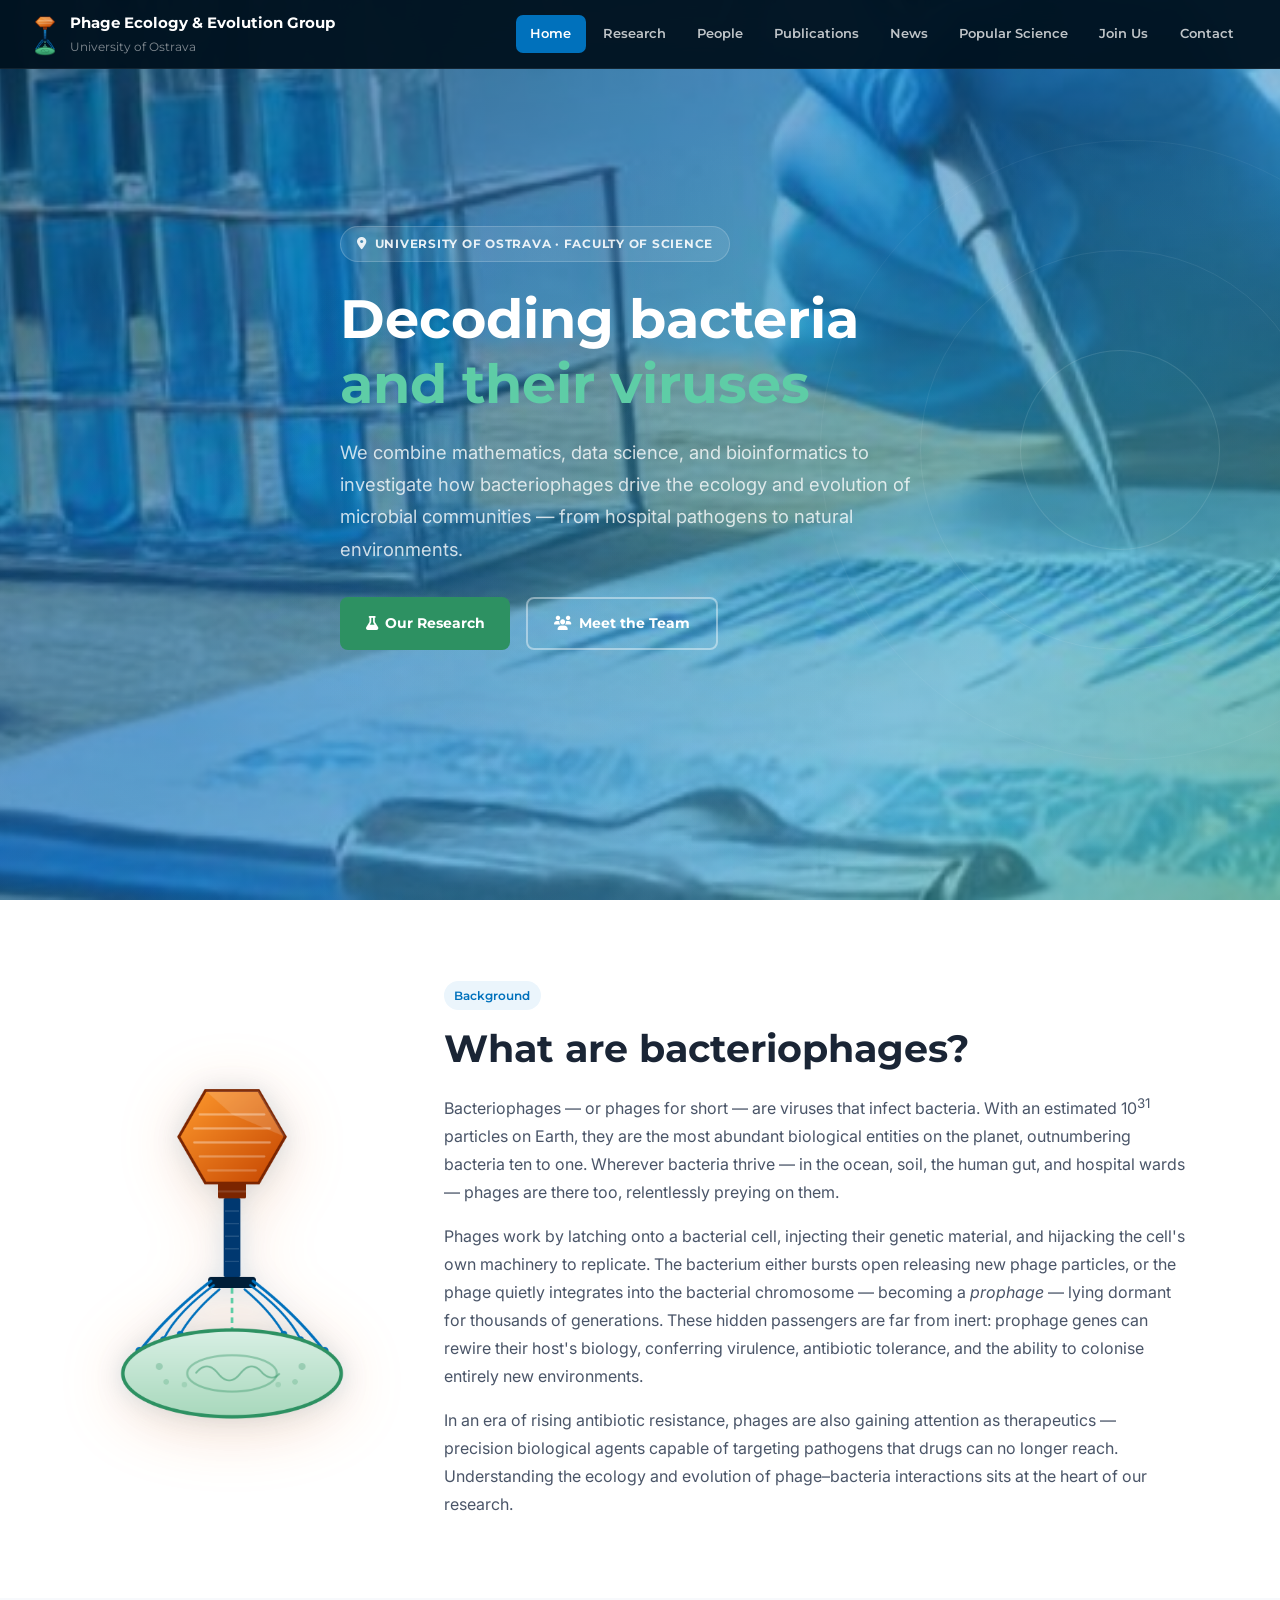
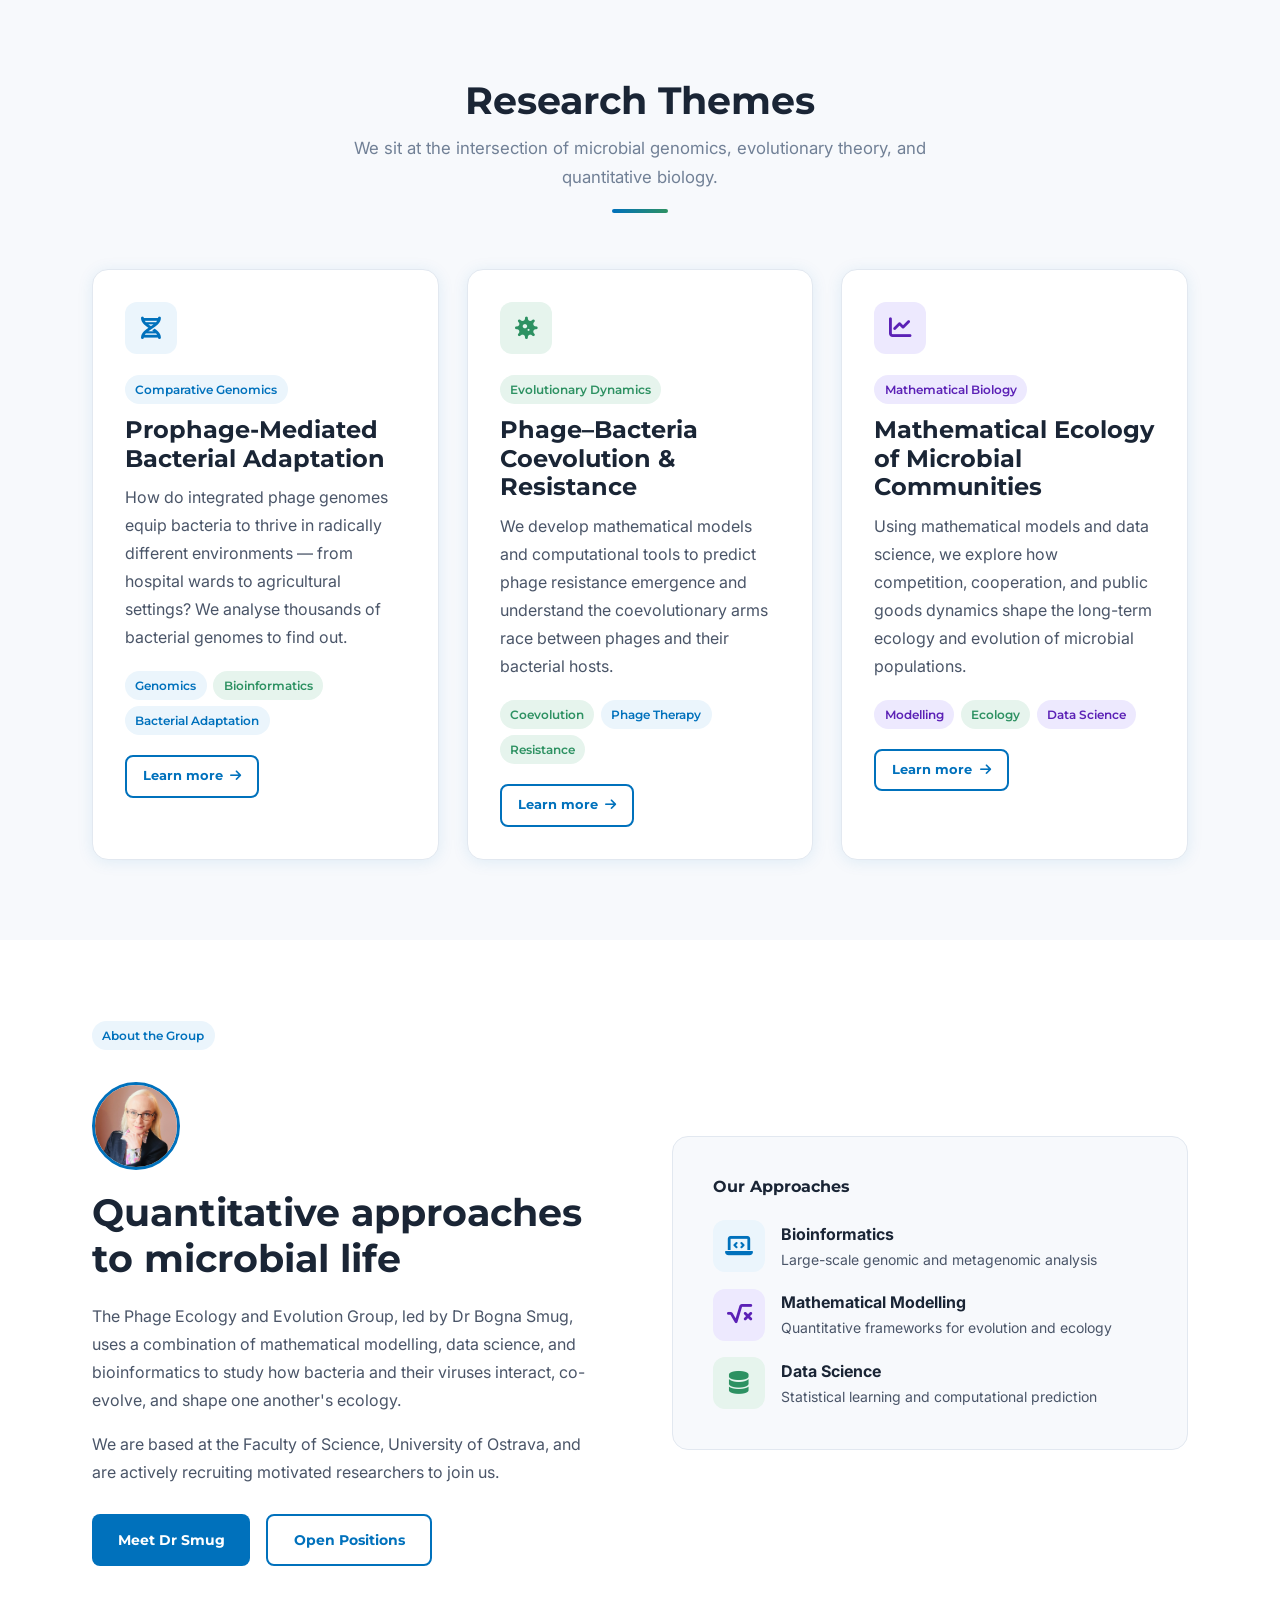
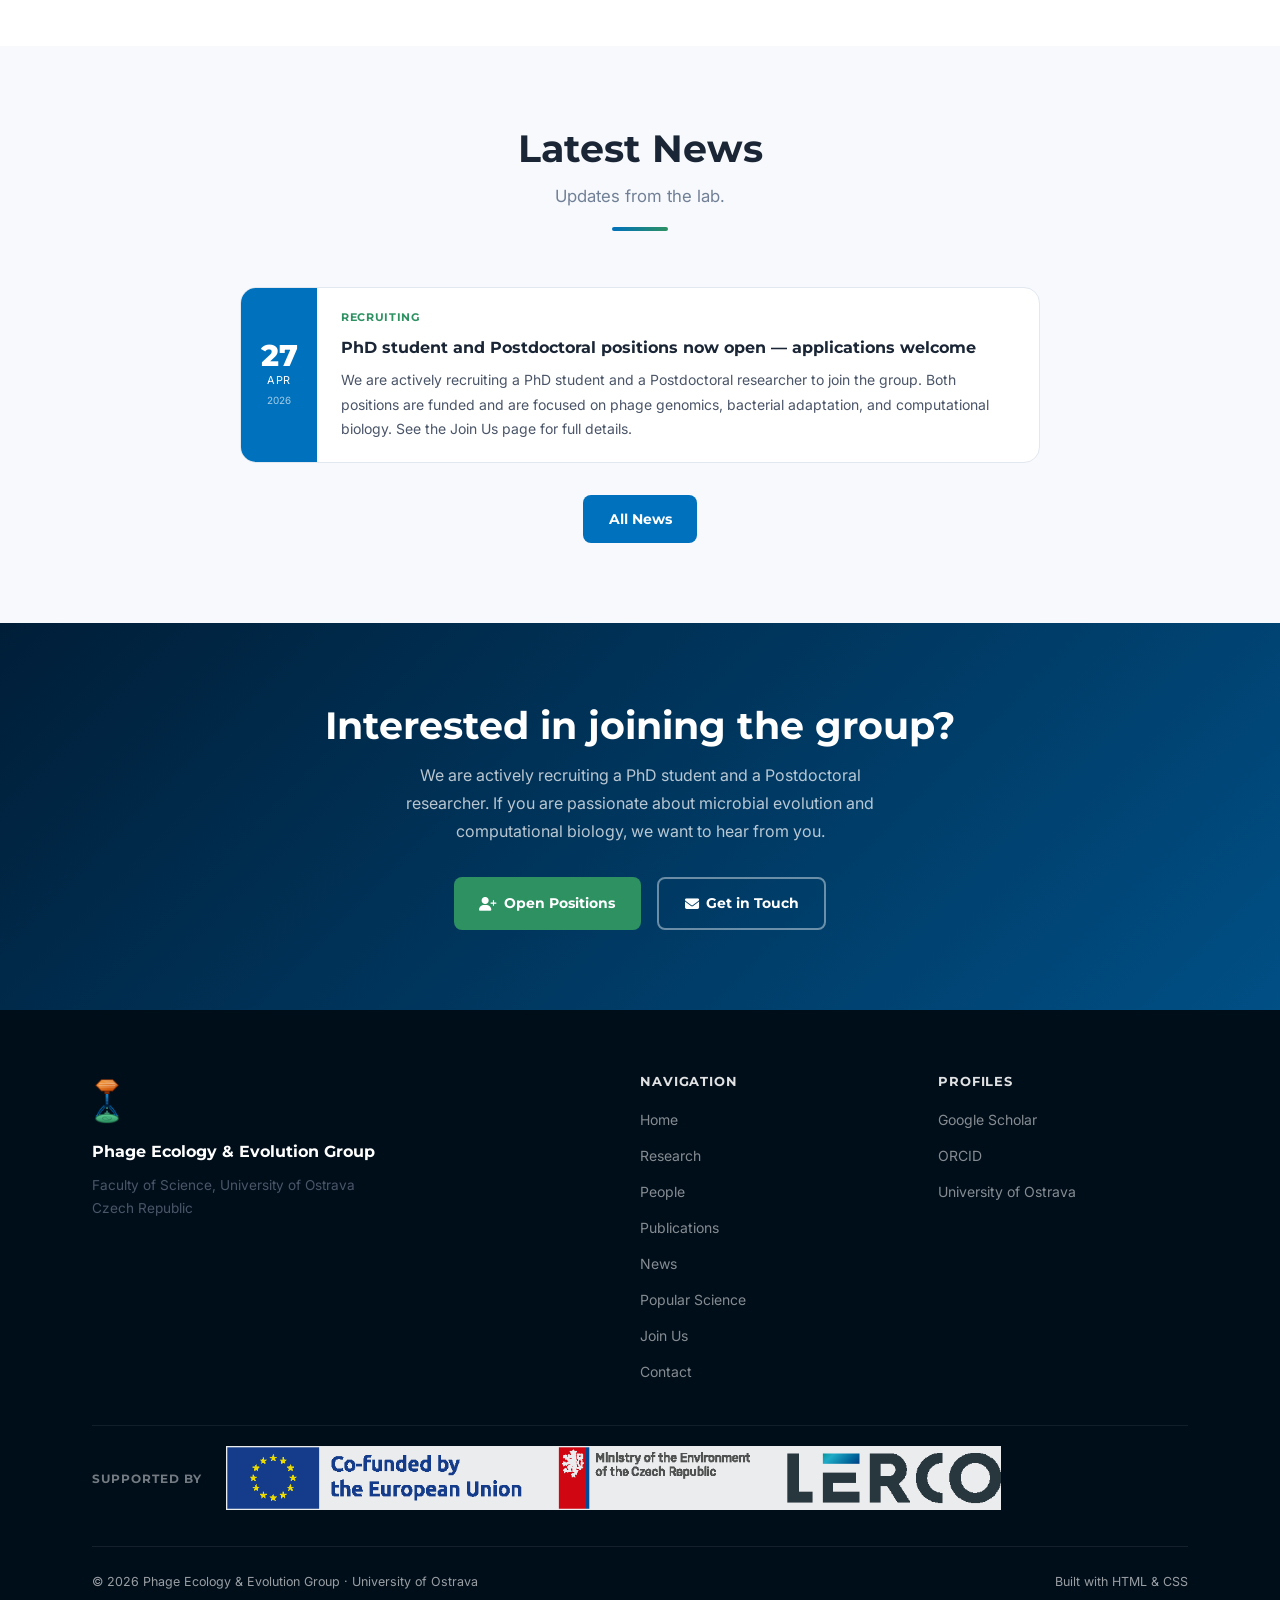
<file: index.html>
<!DOCTYPE html>
<html lang="en">
<head>
  <meta charset="UTF-8">
  <meta name="viewport" content="width=device-width, initial-scale=1.0">
  <meta name="description" content="Phage Ecology and Evolution Group at the University of Ostrava — mathematical, computational, and genomic approaches to microbial ecology and evolution.">
  <title>Phage Ecology &amp; Evolution Group | University of Ostrava</title>
  <link rel="stylesheet" href="css/style.css">
  <link rel="stylesheet" href="https://cdnjs.cloudflare.com/ajax/libs/font-awesome/6.5.0/css/all.min.css">
</head>
<body>

<!-- NAV -->
<nav>
  <div class="nav-inner">
    <a href="index.html" class="nav-brand">
      <img src="images/group-logo.png" alt="Phage Ecology and Evolution Group" class="group-logo">
      <div>
        Phage Ecology &amp; Evolution Group
        <span class="nav-brand-sub">University of Ostrava</span>
      </div>
    </a>
    <ul class="nav-menu">
      <li><a href="index.html"        class="active">Home</a></li>
      <li><a href="research.html">Research</a></li>
      <li><a href="people.html">People</a></li>
      <li><a href="publications.html">Publications</a></li>
      <li><a href="news.html">News</a></li>
      <li><a href="popular-science.html">Popular Science</a></li>
      <li><a href="join.html">Join Us</a></li>
      <li><a href="contact.html">Contact</a></li>
    </ul>
    <button class="hamburger" aria-label="Toggle menu">
      <span></span><span></span><span></span>
    </button>
  </div>
</nav>

<!-- HERO -->
<section class="hero">
  <div class="hero-deco" aria-hidden="true">
    <div class="hd1"></div><div class="hd2"></div><div class="hd3"></div>
  </div>
  <div class="container">
    <div class="hero-content">
      <div class="eyebrow">
        <i class="fa-solid fa-location-dot"></i>
        University of Ostrava · Faculty of Science
      </div>
      <h1>Decoding bacteria<br><em>and their viruses</em></h1>
      <p>We combine mathematics, data science, and bioinformatics to investigate how bacteriophages drive the ecology and evolution of microbial communities — from hospital pathogens to natural environments.</p>
      <div class="hero-btns">
        <a href="research.html" class="btn btn-green"><i class="fa-solid fa-flask"></i> Our Research</a>
        <a href="people.html"   class="btn btn-ghost"><i class="fa-solid fa-users"></i> Meet the Team</a>
      </div>
    </div>
  </div>
</section>

<!-- WHAT ARE BACTERIOPHAGES -->
<section class="section">
  <div class="container">
    <div class="phage-explainer">

      <div class="phage-explainer-img">
        <img src="images/logo.png" alt="Bacteriophage injecting DNA into a bacterial cell"
             style="width:100%;max-width:300px;height:auto;display:block;margin:0 auto;
                    filter:drop-shadow(0 8px 32px rgba(255,120,20,.22))
                           drop-shadow(0 2px 12px rgba(0,113,188,.18));">
      </div>

      <div class="phage-explainer-text">
        <span class="tag tag-b" style="margin-bottom:1rem;">Background</span>
        <h2 style="margin-bottom:1.25rem;">What are bacteriophages?</h2>
        <p>Bacteriophages — or phages for short — are viruses that infect bacteria. With an estimated 10<sup>31</sup> particles on Earth, they are the most abundant biological entities on the planet, outnumbering bacteria ten to one. Wherever bacteria thrive — in the ocean, soil, the human gut, and hospital wards — phages are there too, relentlessly preying on them.</p>
        <p>Phages work by latching onto a bacterial cell, injecting their genetic material, and hijacking the cell's own machinery to replicate. The bacterium either bursts open releasing new phage particles, or the phage quietly integrates into the bacterial chromosome — becoming a <em>prophage</em> — lying dormant for thousands of generations. These hidden passengers are far from inert: prophage genes can rewire their host's biology, conferring virulence, antibiotic tolerance, and the ability to colonise entirely new environments.</p>
        <p>In an era of rising antibiotic resistance, phages are also gaining attention as therapeutics — precision biological agents capable of targeting pathogens that drugs can no longer reach. Understanding the ecology and evolution of phage–bacteria interactions sits at the heart of our research.</p>
      </div>

    </div>
  </div>
</section>

<!-- RESEARCH PREVIEW -->
<section class="section section-alt">
  <div class="container">
    <div class="sh">
      <h2>Research Themes</h2>
      <p>We sit at the intersection of microbial genomics, evolutionary theory, and quantitative biology.</p>
    </div>
    <div class="g3">

      <div class="card">
        <div class="card-icon ci-blue"><i class="fa-solid fa-dna"></i></div>
        <span class="tag tag-b" style="margin-bottom:.75rem;">Comparative Genomics</span>
        <h3>Prophage-Mediated Bacterial Adaptation</h3>
        <p>How do integrated phage genomes equip bacteria to thrive in radically different environments — from hospital wards to agricultural settings? We analyse thousands of bacterial genomes to find out.</p>
        <div class="tags">
          <span class="tag tag-b">Genomics</span>
          <span class="tag tag-g">Bioinformatics</span>
          <span class="tag tag-b">Bacterial Adaptation</span>
        </div>
        <p style="margin-top:1.25rem;"><a href="research.html" class="btn btn-outline" style="font-size:.8rem;padding:.5rem 1rem;">Learn more <i class="fa-solid fa-arrow-right"></i></a></p>
      </div>

      <div class="card">
        <div class="card-icon ci-green"><i class="fa-solid fa-virus"></i></div>
        <span class="tag tag-g" style="margin-bottom:.75rem;">Evolutionary Dynamics</span>
        <h3>Phage–Bacteria Coevolution &amp; Resistance</h3>
        <p>We develop mathematical models and computational tools to predict phage resistance emergence and understand the coevolutionary arms race between phages and their bacterial hosts.</p>
        <div class="tags">
          <span class="tag tag-g">Coevolution</span>
          <span class="tag tag-b">Phage Therapy</span>
          <span class="tag tag-g">Resistance</span>
        </div>
        <p style="margin-top:1.25rem;"><a href="research.html" class="btn btn-outline" style="font-size:.8rem;padding:.5rem 1rem;">Learn more <i class="fa-solid fa-arrow-right"></i></a></p>
      </div>

      <div class="card">
        <div class="card-icon ci-indigo"><i class="fa-solid fa-chart-line"></i></div>
        <span class="tag tag-i" style="margin-bottom:.75rem;">Mathematical Biology</span>
        <h3>Mathematical Ecology of Microbial Communities</h3>
        <p>Using mathematical models and data science, we explore how competition, cooperation, and public goods dynamics shape the long-term ecology and evolution of microbial populations.</p>
        <div class="tags">
          <span class="tag tag-i">Modelling</span>
          <span class="tag tag-g">Ecology</span>
          <span class="tag tag-i">Data Science</span>
        </div>
        <p style="margin-top:1.25rem;"><a href="research.html" class="btn btn-outline" style="font-size:.8rem;padding:.5rem 1rem;">Learn more <i class="fa-solid fa-arrow-right"></i></a></p>
      </div>

    </div>
  </div>
</section>

<!-- ABOUT SNIPPET -->
<section class="section">
  <div class="container">
    <div class="about-grid" style="gap:4rem;align-items:center;">
      <div>
        <span class="tag tag-b" style="margin-bottom:1rem;">About the Group</span>
        <div style="display:flex;align-items:center;gap:1.25rem;margin:1rem 0 1.25rem;flex-wrap:wrap;">
          <img src="images/IMG_E7671.JPG" alt="Dr Bogna Smug" style="width:88px;height:88px;border-radius:50%;object-fit:cover;object-position:center top;border:3px solid var(--blue);flex-shrink:0;">
          <h2 style="margin-bottom:0;">Quantitative approaches to microbial life</h2>
        </div>
        <p>The Phage Ecology and Evolution Group, led by Dr Bogna Smug, uses a combination of mathematical modelling, data science, and bioinformatics to study how bacteria and their viruses interact, co-evolve, and shape one another's ecology.</p>
        <p>We are based at the Faculty of Science, University of Ostrava, and are actively recruiting motivated researchers to join us.</p>
        <div style="display:flex;gap:1rem;flex-wrap:wrap;margin-top:1.75rem;">
          <a href="people.html"     class="btn btn-blue">Meet Dr Smug</a>
          <a href="join.html"       class="btn btn-outline">Open Positions</a>
        </div>
      </div>
      <div style="background:var(--bg);border-radius:var(--r-lg);padding:2.5rem;border:1px solid var(--border);">
        <h4 style="margin-bottom:1.5rem;font-family:'Montserrat',sans-serif;">Our Approaches</h4>
        <div style="display:flex;flex-direction:column;gap:1rem;">
          <div style="display:flex;gap:1rem;align-items:center;">
            <div class="card-icon ci-blue" style="margin:0;flex-shrink:0;"><i class="fa-solid fa-laptop-code"></i></div>
            <div><strong>Bioinformatics</strong><p style="margin:0;font-size:.875rem;">Large-scale genomic and metagenomic analysis</p></div>
          </div>
          <div style="display:flex;gap:1rem;align-items:center;">
            <div class="card-icon ci-indigo" style="margin:0;flex-shrink:0;"><i class="fa-solid fa-square-root-variable"></i></div>
            <div><strong>Mathematical Modelling</strong><p style="margin:0;font-size:.875rem;">Quantitative frameworks for evolution and ecology</p></div>
          </div>
          <div style="display:flex;gap:1rem;align-items:center;">
            <div class="card-icon ci-green" style="margin:0;flex-shrink:0;"><i class="fa-solid fa-database"></i></div>
            <div><strong>Data Science</strong><p style="margin:0;font-size:.875rem;">Statistical learning and computational prediction</p></div>
          </div>
        </div>
      </div>
    </div>
  </div>
</section>

<!-- NEWS PREVIEW -->
<section class="section section-alt">
  <div class="container">
    <div class="sh">
      <h2>Latest News</h2>
      <p>Updates from the lab.</p>
    </div>
    <div class="news-list" style="max-width:800px;margin:0 auto;">
      <div class="ni">
        <div class="ni-date"><div class="ni-day">27</div><div class="ni-mon">Apr</div><div class="ni-yr">2026</div></div>
        <div class="ni-body">
          <span class="ni-tag">Recruiting</span>
          <div class="ni-title">PhD student and Postdoctoral positions now open — applications welcome</div>
          <p class="ni-text">We are actively recruiting a PhD student and a Postdoctoral researcher to join the group. Both positions are funded and are focused on phage genomics, bacterial adaptation, and computational biology. See the Join Us page for full details.</p>
        </div>
      </div>
    </div>
    <div class="text-center mt-2">
      <a href="news.html" class="btn btn-blue">All News</a>
    </div>
  </div>
</section>

<!-- CTA -->
<section class="cta-banner">
  <div class="container">
    <h2>Interested in joining the group?</h2>
    <p>We are actively recruiting a PhD student and a Postdoctoral researcher. If you are passionate about microbial evolution and computational biology, we want to hear from you.</p>
    <div class="cta-btns">
      <a href="join.html"    class="btn btn-green"><i class="fa-solid fa-user-plus"></i> Open Positions</a>
      <a href="contact.html" class="btn btn-ghost"><i class="fa-solid fa-envelope"></i> Get in Touch</a>
    </div>
  </div>
</section>

<!-- FOOTER -->
<footer>
  <div class="container">
    <div class="ft">
      <div>
        <img src="images/group-logo.png" alt="Phage Ecology and Evolution Group" style="height:50px;width:auto;margin-bottom:.9rem;filter:none;display:block;">
        <div class="ft-name">Phage Ecology &amp; Evolution Group</div>
        <p class="ft-desc">Faculty of Science, University of Ostrava<br>Czech Republic</p>
      </div>
      <div>
        <h4>Navigation</h4>
        <ul>
          <li><a href="index.html">Home</a></li>
          <li><a href="research.html">Research</a></li>
          <li><a href="people.html">People</a></li>
          <li><a href="publications.html">Publications</a></li>
          <li><a href="news.html">News</a></li>
          <li><a href="popular-science.html">Popular Science</a></li>
      <li><a href="join.html">Join Us</a></li>
          <li><a href="contact.html">Contact</a></li>
        </ul>
      </div>
      <div>
        <h4>Profiles</h4>
        <ul>
          <li><a href="https://scholar.google.com/citations?user=FBpahnAAAAAJ&hl=pl" target="_blank">Google Scholar</a></li>
          <li><a href="https://orcid.org/0000-0001-9364-163X" target="_blank">ORCID</a></li>
          <li><a href="https://www.osu.cz/en/" target="_blank">University of Ostrava</a></li>
        </ul>
      </div>
    </div>
    <div class="ft-support">
      <span class="ft-support-label">Supported by</span>
      <img src="images/lerco.png" alt="LERCO" class="ft-support-logo">
    </div>
    <div class="ft-bottom">
      <span>© 2026 Phage Ecology &amp; Evolution Group · University of Ostrava</span>
      <span>Built with HTML &amp; CSS</span>
    </div>
  </div>
</footer>

<script src="js/main.js"></script>
</body>
</html>
</file>
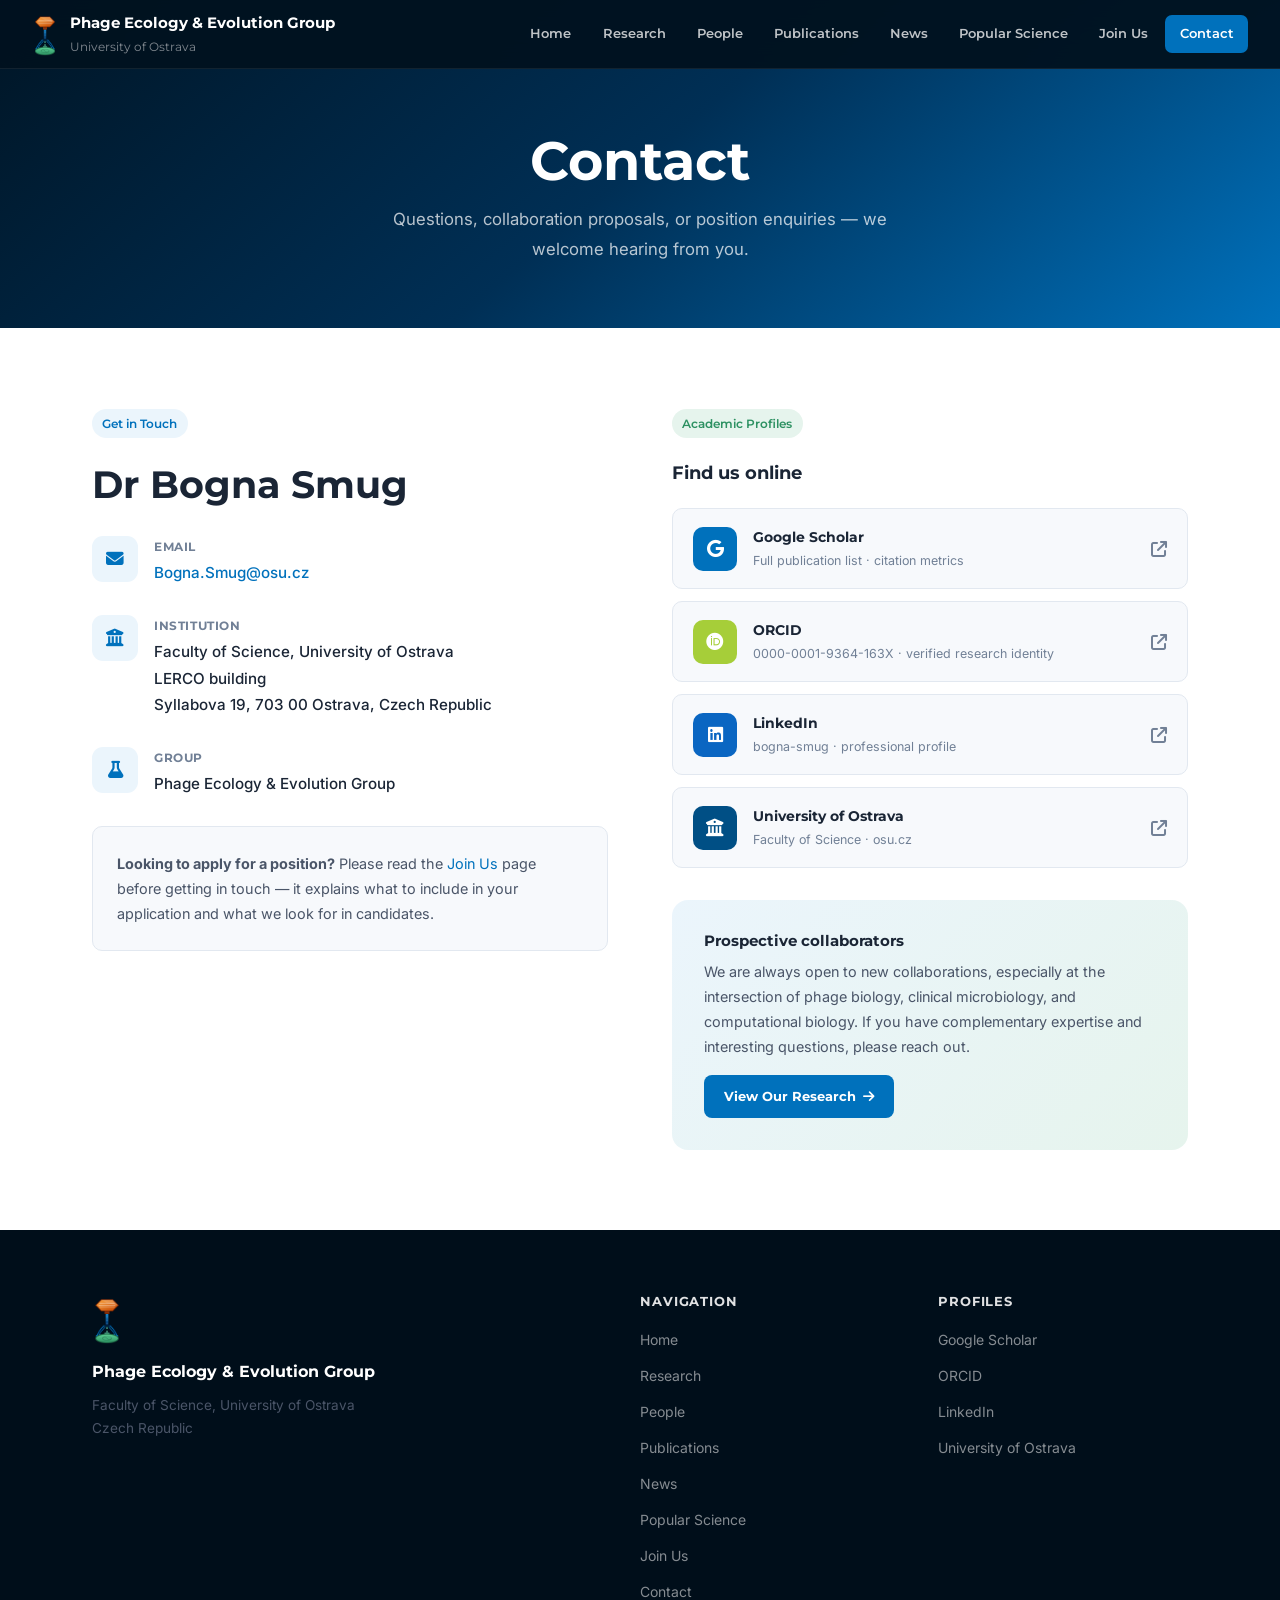
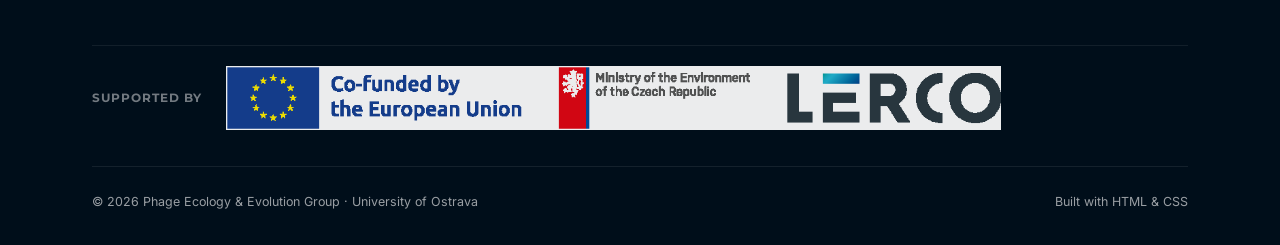
<file: contact.html>
<!DOCTYPE html>
<html lang="en">
<head>
  <meta charset="UTF-8">
  <meta name="viewport" content="width=device-width, initial-scale=1.0">
  <meta name="description" content="Contact the Phage Ecology and Evolution Group at the University of Ostrava.">
  <title>Contact | Phage Ecology &amp; Evolution Group</title>
  <link rel="stylesheet" href="css/style.css">
  <link rel="stylesheet" href="https://cdnjs.cloudflare.com/ajax/libs/font-awesome/6.5.0/css/all.min.css">
</head>
<body>

<!-- NAV -->
<nav>
  <div class="nav-inner">
    <a href="index.html" class="nav-brand">
      <img src="images/group-logo.png" alt="Phage Ecology and Evolution Group" class="group-logo">
      <div>
        Phage Ecology &amp; Evolution Group
        <span class="nav-brand-sub">University of Ostrava</span>
      </div>
    </a>
    <ul class="nav-menu">
      <li><a href="index.html">Home</a></li>
      <li><a href="research.html">Research</a></li>
      <li><a href="people.html">People</a></li>
      <li><a href="publications.html">Publications</a></li>
      <li><a href="news.html">News</a></li>
      <li><a href="popular-science.html">Popular Science</a></li>
      <li><a href="join.html">Join Us</a></li>
      <li><a href="contact.html" class="active">Contact</a></li>
    </ul>
    <button class="hamburger" aria-label="Toggle menu">
      <span></span><span></span><span></span>
    </button>
  </div>
</nav>

<!-- PAGE HERO -->
<div class="ph">
  <div class="container">
    <h1>Contact</h1>
    <p>Questions, collaboration proposals, or position enquiries — we welcome hearing from you.</p>
  </div>
</div>

<!-- CONTACT CONTENT -->
<section class="section">
  <div class="container">
    <div class="cg">

      <!-- Contact details -->
      <div>
        <span class="tag tag-b" style="margin-bottom:1.5rem;">Get in Touch</span>
        <h2 style="margin-bottom:1.75rem;">Dr Bogna Smug</h2>

        <div class="ci-row">
          <div class="ci-icon"><i class="fa-solid fa-envelope"></i></div>
          <div>
            <div class="ci-label">Email</div>
            <div class="ci-val">
              <a href="mailto:bogna.smug@gmail.com">Bogna.Smug@osu.cz</a>
            </div>
          </div>
        </div>

        <div class="ci-row">
          <div class="ci-icon"><i class="fa-solid fa-building-columns"></i></div>
          <div>
            <div class="ci-label">Institution</div>
            <div class="ci-val">
              Faculty of Science, University of Ostrava<br>
              LERCO building<br>
              Syllabova 19, 703 00 Ostrava, Czech Republic
            </div>
          </div>
        </div>

        <div class="ci-row">
          <div class="ci-icon"><i class="fa-solid fa-flask"></i></div>
          <div>
            <div class="ci-label">Group</div>
            <div class="ci-val">Phage Ecology &amp; Evolution Group</div>
          </div>
        </div>

        <div style="background:var(--bg);border-radius:var(--r);padding:1.5rem;border:1px solid var(--border);margin-top:.5rem;">
          <p style="font-size:.9rem;margin-bottom:0;"><strong>Looking to apply for a position?</strong> Please read the <a href="join.html">Join Us</a> page before getting in touch — it explains what to include in your application and what we look for in candidates.</p>
        </div>
      </div>

      <!-- Profile links -->
      <div>
        <span class="tag tag-g" style="margin-bottom:1.5rem;">Academic Profiles</span>
        <h3 style="margin-bottom:1.5rem;font-size:1.15rem;">Find us online</h3>

        <div class="profile-links">
          <a href="https://scholar.google.com/citations?user=FBpahnAAAAAJ&hl=pl" target="_blank" class="pl">
            <div class="pl-icon"><i class="fa-brands fa-google"></i></div>
            <div class="pl-body">
              <span class="pl-name">Google Scholar</span>
              <span class="pl-desc">Full publication list · citation metrics</span>
            </div>
            <i class="fa-solid fa-arrow-up-right-from-square pl-arrow"></i>
          </a>

          <a href="https://orcid.org/0000-0001-9364-163X" target="_blank" class="pl">
            <div class="pl-icon" style="background:#A6CE39;"><i class="fa-brands fa-orcid"></i></div>
            <div class="pl-body">
              <span class="pl-name">ORCID</span>
              <span class="pl-desc">0000-0001-9364-163X · verified research identity</span>
            </div>
            <i class="fa-solid fa-arrow-up-right-from-square pl-arrow"></i>
          </a>

          <a href="https://www.linkedin.com/in/bogna-smug/" target="_blank" class="pl">
            <div class="pl-icon" style="background:#0A66C2;"><i class="fa-brands fa-linkedin"></i></div>
            <div class="pl-body">
              <span class="pl-name">LinkedIn</span>
              <span class="pl-desc">bogna-smug · professional profile</span>
            </div>
            <i class="fa-solid fa-arrow-up-right-from-square pl-arrow"></i>
          </a>

          <a href="https://www.osu.cz/en/" target="_blank" class="pl">
            <div class="pl-icon" style="background:var(--blue-dark);"><i class="fa-solid fa-building-columns"></i></div>
            <div class="pl-body">
              <span class="pl-name">University of Ostrava</span>
              <span class="pl-desc">Faculty of Science · osu.cz</span>
            </div>
            <i class="fa-solid fa-arrow-up-right-from-square pl-arrow"></i>
          </a>
        </div>

        <div style="margin-top:2rem;background:linear-gradient(135deg,var(--blue-light),var(--green-light));border-radius:var(--r-lg);padding:2rem;">
          <h4 style="margin-bottom:.5rem;font-size:.95rem;">Prospective collaborators</h4>
          <p style="font-size:.9rem;margin-bottom:1rem;">We are always open to new collaborations, especially at the intersection of phage biology, clinical microbiology, and computational biology. If you have complementary expertise and interesting questions, please reach out.</p>
          <a href="research.html" class="btn btn-blue" style="font-size:.82rem;padding:.6rem 1.25rem;">View Our Research <i class="fa-solid fa-arrow-right"></i></a>
        </div>
      </div>

    </div>
  </div>
</section>

<!-- FOOTER -->
<footer>
  <div class="container">
    <div class="ft">
      <div>
        <img src="images/group-logo.png" alt="Phage Ecology and Evolution Group" style="height:50px;width:auto;margin-bottom:.9rem;filter:none;display:block;">
        <div class="ft-name">Phage Ecology &amp; Evolution Group</div>
        <p class="ft-desc">Faculty of Science, University of Ostrava<br>Czech Republic</p>
      </div>
      <div>
        <h4>Navigation</h4>
        <ul>
          <li><a href="index.html">Home</a></li>
          <li><a href="research.html">Research</a></li>
          <li><a href="people.html">People</a></li>
          <li><a href="publications.html">Publications</a></li>
          <li><a href="news.html">News</a></li>
          <li><a href="popular-science.html">Popular Science</a></li>
      <li><a href="join.html">Join Us</a></li>
          <li><a href="contact.html">Contact</a></li>
        </ul>
      </div>
      <div>
        <h4>Profiles</h4>
        <ul>
          <li><a href="https://scholar.google.com/citations?user=FBpahnAAAAAJ&hl=pl" target="_blank">Google Scholar</a></li>
          <li><a href="https://orcid.org/0000-0001-9364-163X" target="_blank">ORCID</a></li>
          <li><a href="https://www.linkedin.com/in/bogna-smug/" target="_blank">LinkedIn</a></li>
          <li><a href="https://www.osu.cz/en/" target="_blank">University of Ostrava</a></li>
        </ul>
      </div>
    </div>
    <div class="ft-support">
      <span class="ft-support-label">Supported by</span>
      <img src="images/lerco.png" alt="LERCO" class="ft-support-logo">
    </div>
    <div class="ft-bottom">
      <span>© 2026 Phage Ecology &amp; Evolution Group · University of Ostrava</span>
      <span>Built with HTML &amp; CSS</span>
    </div>
  </div>
</footer>

<script src="js/main.js"></script>
</body>
</html>
</file>
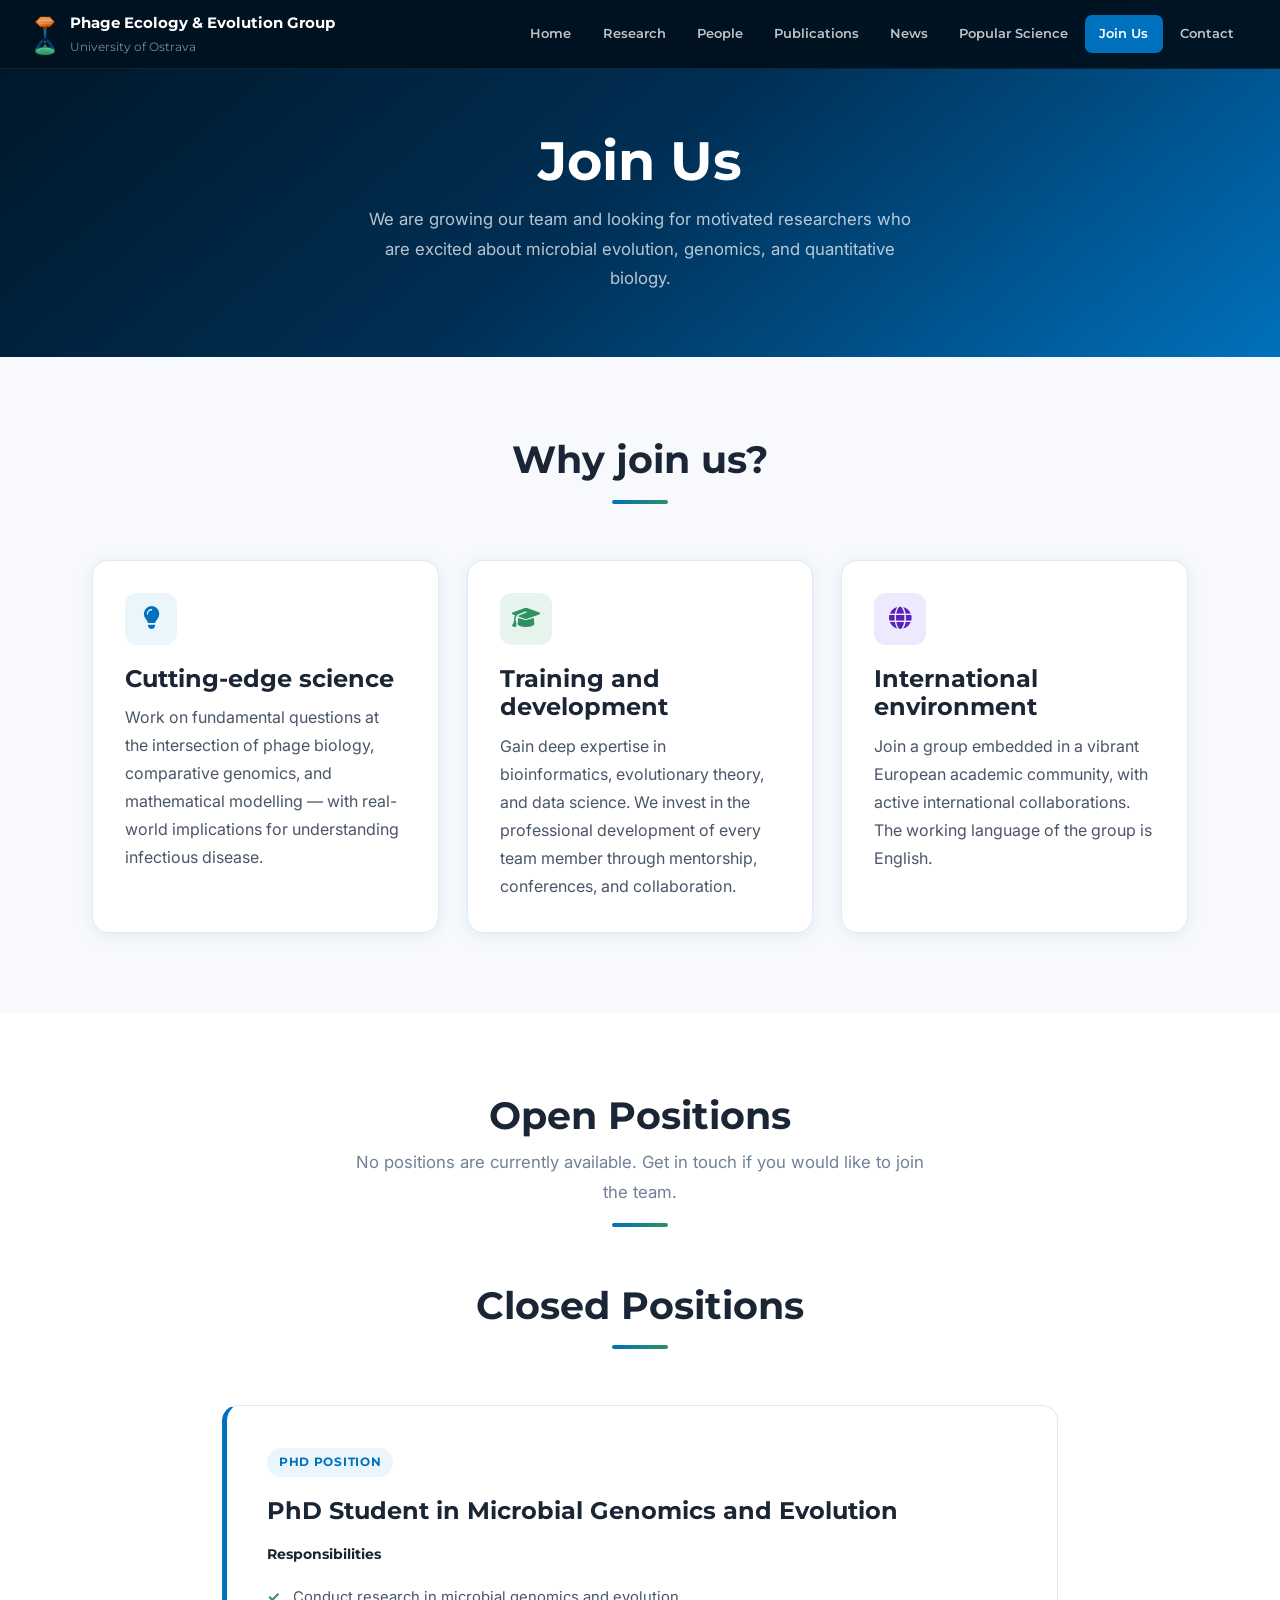
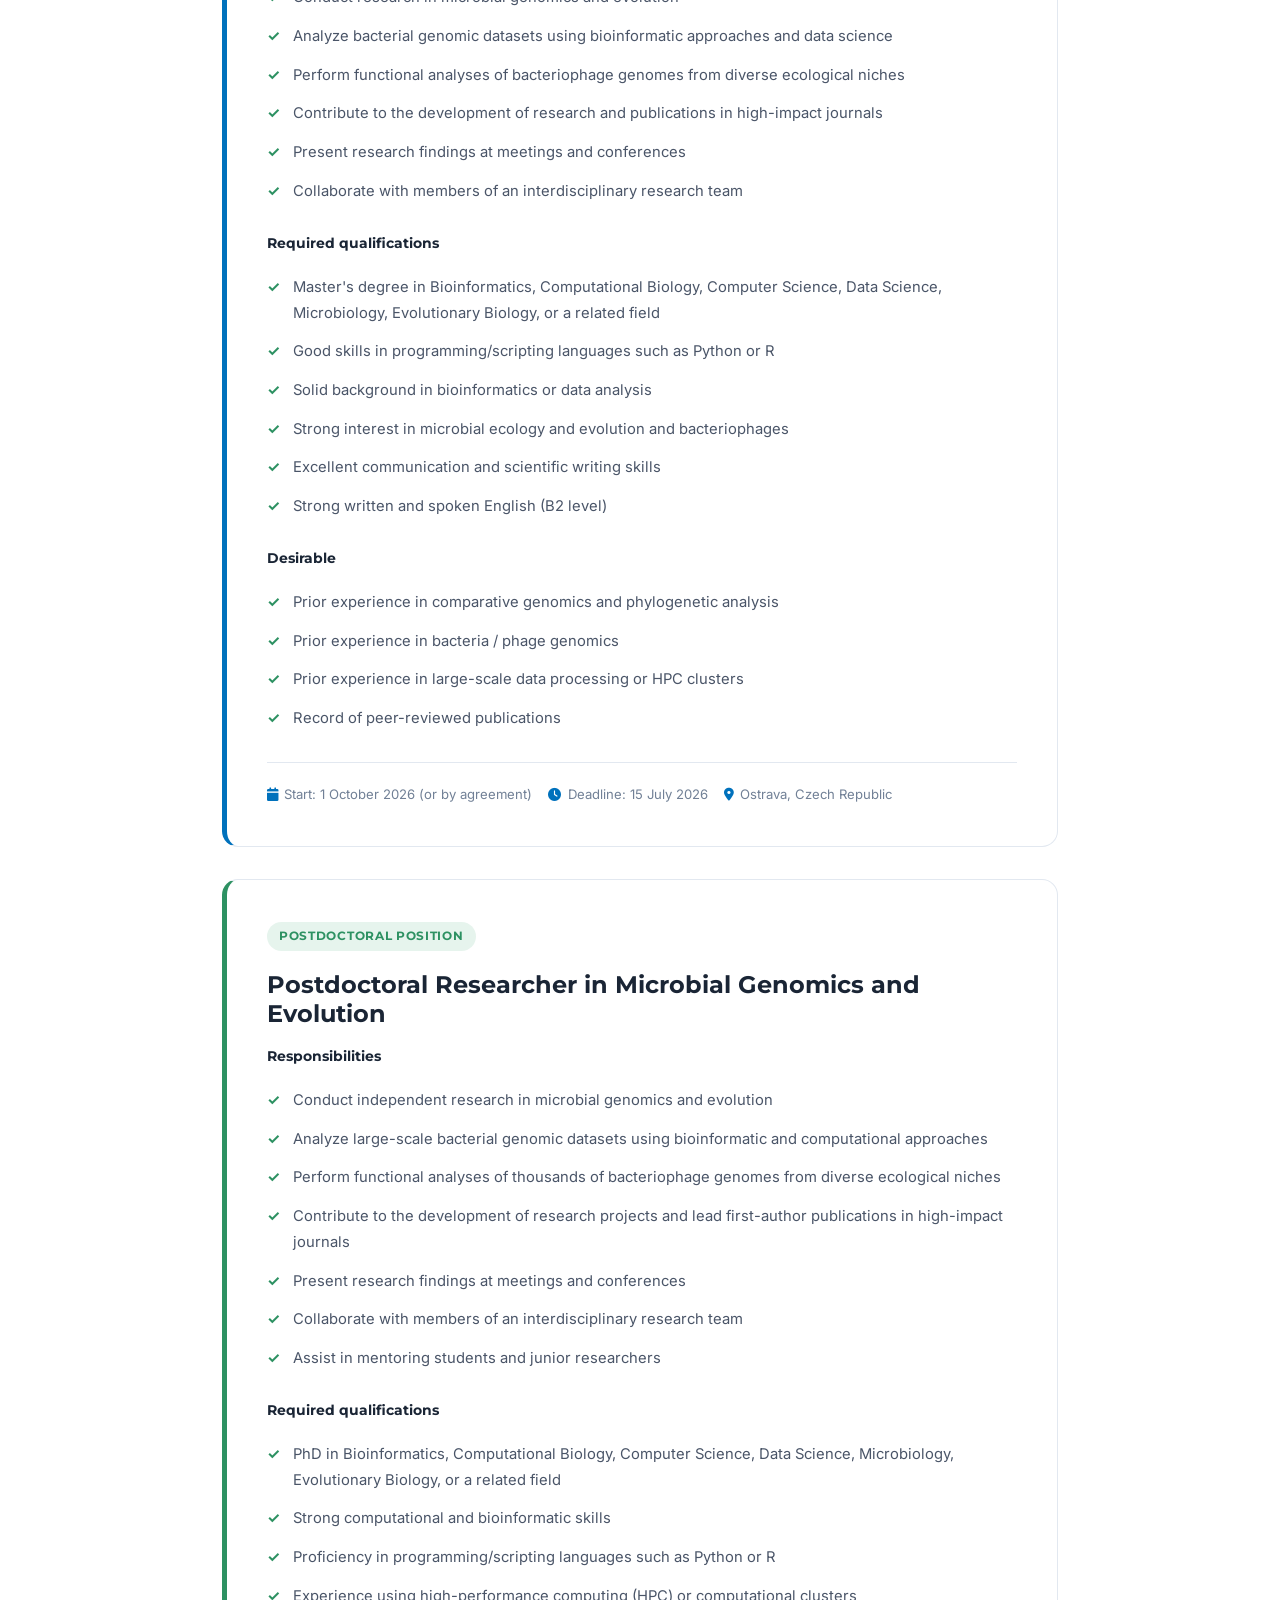
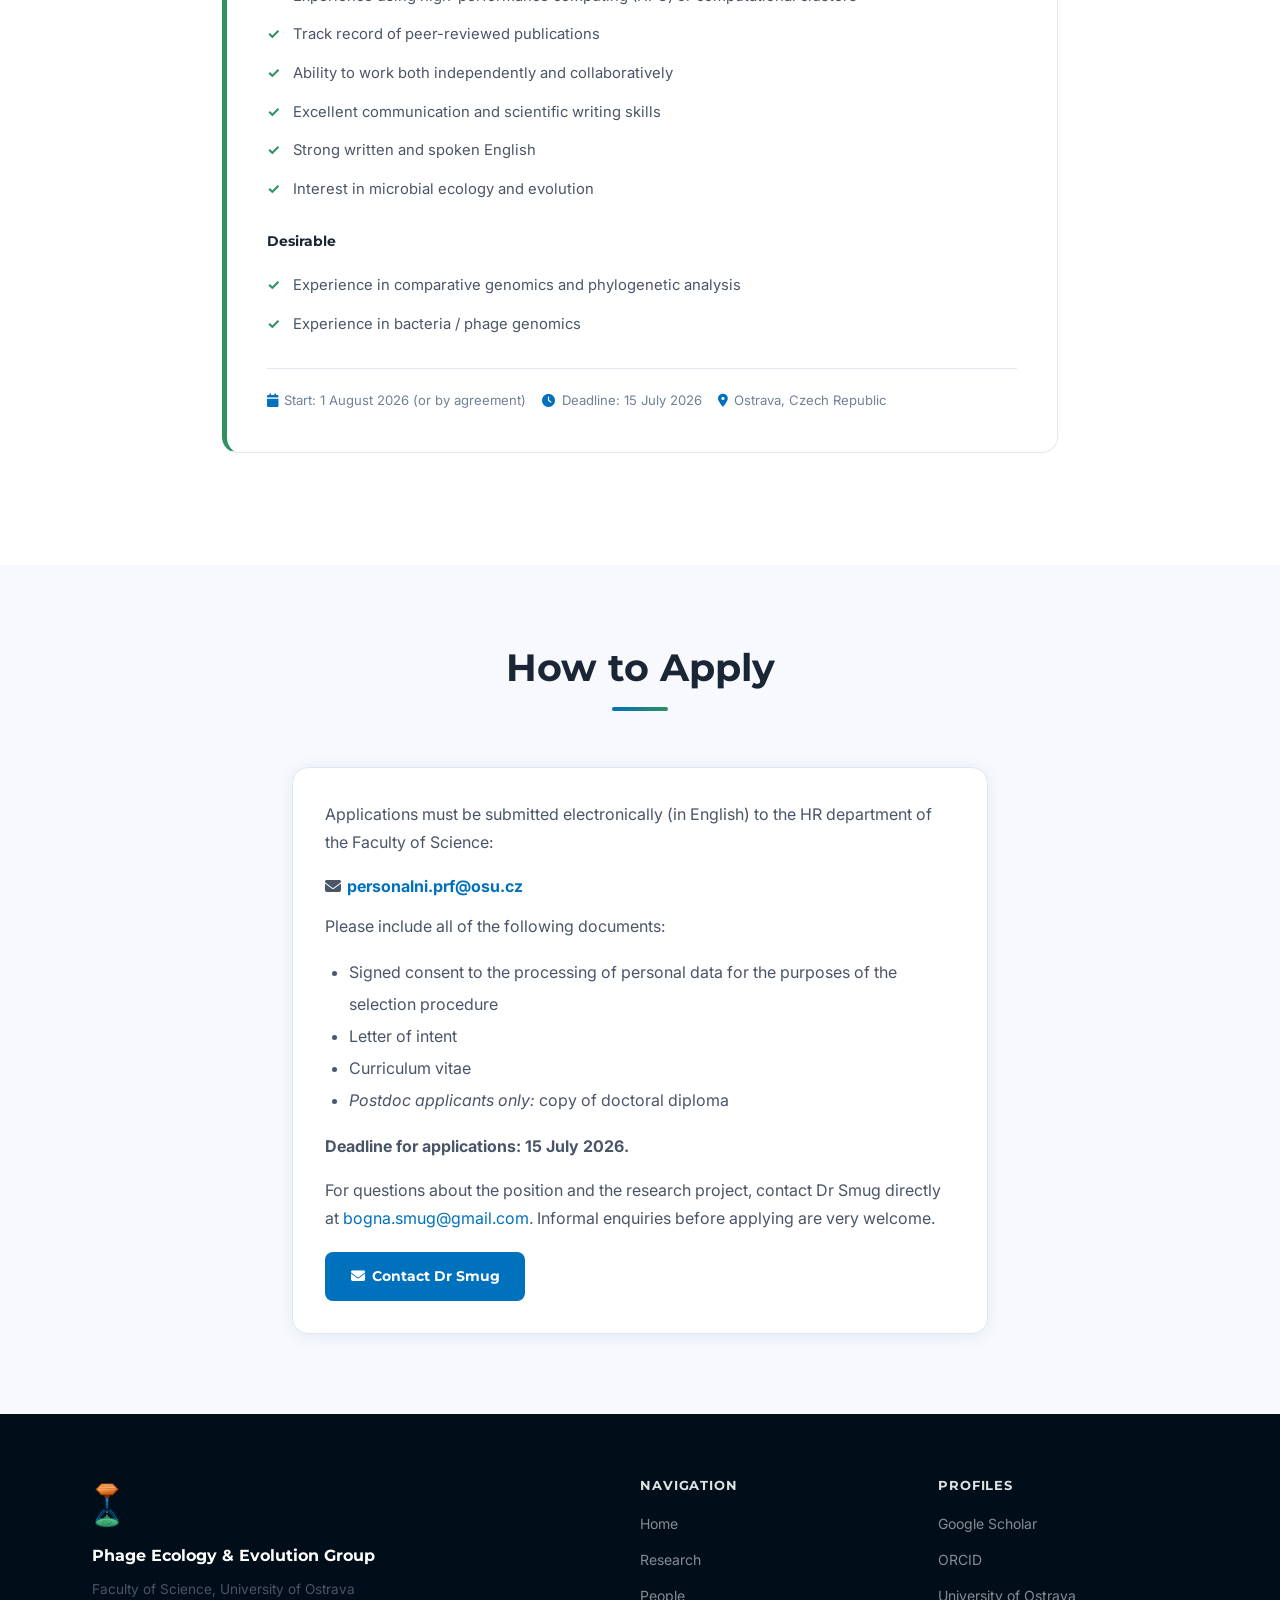
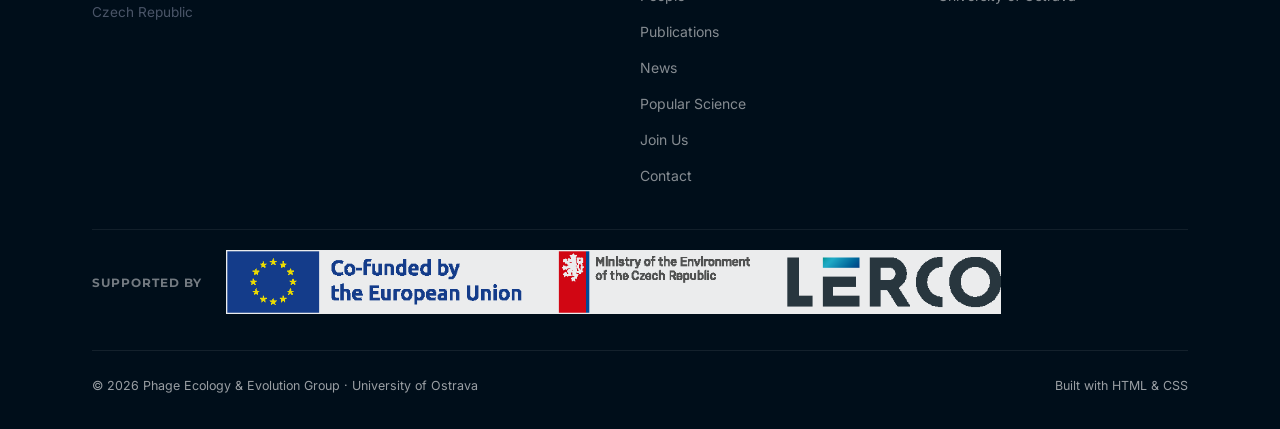
<file: join.html>
<!DOCTYPE html>
<html lang="en">
<head>
  <meta charset="UTF-8">
  <meta name="viewport" content="width=device-width, initial-scale=1.0">
  <meta name="description" content="Open positions at the Phage Ecology and Evolution Group — PhD student and Postdoctoral researcher.">
  <title>Join Us | Phage Ecology &amp; Evolution Group</title>
  <link rel="stylesheet" href="css/style.css">
  <link rel="stylesheet" href="https://cdnjs.cloudflare.com/ajax/libs/font-awesome/6.5.0/css/all.min.css">
</head>
<body>

<!-- NAV -->
<nav>
  <div class="nav-inner">
    <a href="index.html" class="nav-brand">
      <img src="images/group-logo.png" alt="Phage Ecology and Evolution Group" class="group-logo">
      <div>
        Phage Ecology &amp; Evolution Group
        <span class="nav-brand-sub">University of Ostrava</span>
      </div>
    </a>
    <ul class="nav-menu">
      <li><a href="index.html">Home</a></li>
      <li><a href="research.html">Research</a></li>
      <li><a href="people.html">People</a></li>
      <li><a href="publications.html">Publications</a></li>
      <li><a href="news.html">News</a></li>
      <li><a href="popular-science.html">Popular Science</a></li>
      <li><a href="join.html" class="active">Join Us</a></li>
      <li><a href="contact.html">Contact</a></li>
    </ul>
    <button class="hamburger" aria-label="Toggle menu">
      <span></span><span></span><span></span>
    </button>
  </div>
</nav>

<!-- PAGE HERO -->
<div class="ph">
  <div class="container">
    <h1>Join Us</h1>
    <p>We are growing our team and looking for motivated researchers who are excited about microbial evolution, genomics, and quantitative biology.</p>
  </div>
</div>

<!-- WHY JOIN -->
<section class="section section-alt">
  <div class="container">
    <div class="sh"><h2>Why join us?</h2></div>
    <div class="g3">
      <div class="card">
        <div class="card-icon ci-blue"><i class="fa-solid fa-lightbulb"></i></div>
        <h3>Cutting-edge science</h3>
        <p>Work on fundamental questions at the intersection of phage biology, comparative genomics, and mathematical modelling — with real-world implications for understanding infectious disease.</p>
      </div>
      <div class="card">
        <div class="card-icon ci-green"><i class="fa-solid fa-graduation-cap"></i></div>
        <h3>Training and development</h3>
        <p>Gain deep expertise in bioinformatics, evolutionary theory, and data science. We invest in the professional development of every team member through mentorship, conferences, and collaboration.</p>
      </div>
      <div class="card">
        <div class="card-icon ci-indigo"><i class="fa-solid fa-globe"></i></div>
        <h3>International environment</h3>
        <p>Join a group embedded in a vibrant European academic community, with active international collaborations. The working language of the group is English.</p>
      </div>
    </div>
  </div>
</section>

<!-- POSITIONS -->
<section class="section">
  <div class="container" style="max-width:900px;">
    <div class="sh"><h2>Open Positions</h2><p>No positions are currently available. Get in touch if you would like to join the team.</p></div>
    <div class="sh"><h2>Closed Positions</h2></div>
    <!-- PhD -->
    <div class="pos-card">
      <span class="pos-badge pb-blue">PhD Position</span>
      <h3 class="pos-title">PhD Student in Microbial Genomics and Evolution</h3>
      <h4 style="margin:1.25rem 0 .5rem;font-size:.9rem;">Responsibilities</h4>
      <ul class="pos-list">
        <li>Conduct research in microbial genomics and evolution</li>
        <li>Analyze bacterial genomic datasets using bioinformatic approaches and data science</li>
        <li>Perform functional analyses of bacteriophage genomes from diverse ecological niches</li>
        <li>Contribute to the development of research and publications in high-impact journals</li>
        <li>Present research findings at meetings and conferences</li>
        <li>Collaborate with members of an interdisciplinary research team</li>
      </ul>

      <h4 style="margin-bottom:.5rem;font-size:.9rem;">Required qualifications</h4>
      <ul class="pos-list">
        <li>Master's degree in Bioinformatics, Computational Biology, Computer Science, Data Science, Microbiology, Evolutionary Biology, or a related field</li>
        <li>Good skills in programming/scripting languages such as Python or R</li>
        <li>Solid background in bioinformatics or data analysis</li>
        <li>Strong interest in microbial ecology and evolution and bacteriophages</li>
        <li>Excellent communication and scientific writing skills</li>
        <li>Strong written and spoken English (B2 level)</li>
      </ul>

      <h4 style="margin-bottom:.5rem;font-size:.9rem;">Desirable</h4>
      <ul class="pos-list">
        <li>Prior experience in comparative genomics and phylogenetic analysis</li>
        <li>Prior experience in bacteria / phage genomics</li>
        <li>Prior experience in large-scale data processing or HPC clusters</li>
        <li>Record of peer-reviewed publications</li>
      </ul>

      <div class="pos-footer">
        <span class="pos-detail"><i class="fa-solid fa-calendar"></i> Start: 1 October 2026 (or by agreement)</span>
        <span class="pos-detail"><i class="fa-solid fa-clock"></i> Deadline: 15 July 2026</span>
        <span class="pos-detail"><i class="fa-solid fa-location-dot"></i> Ostrava, Czech Republic</span>
      </div>
    </div>

    <!-- Postdoc -->
    <div class="pos-card postdoc">
      <span class="pos-badge pb-green">Postdoctoral Position</span>
      <h3 class="pos-title">Postdoctoral Researcher in Microbial Genomics and Evolution</h3>
      <h4 style="margin:1.25rem 0 .5rem;font-size:.9rem;">Responsibilities</h4>
      <ul class="pos-list">
        <li>Conduct independent research in microbial genomics and evolution</li>
        <li>Analyze large-scale bacterial genomic datasets using bioinformatic and computational approaches</li>
        <li>Perform functional analyses of thousands of bacteriophage genomes from diverse ecological niches</li>
        <li>Contribute to the development of research projects and lead first-author publications in high-impact journals</li>
        <li>Present research findings at meetings and conferences</li>
        <li>Collaborate with members of an interdisciplinary research team</li>
        <li>Assist in mentoring students and junior researchers</li>
      </ul>

      <h4 style="margin-bottom:.5rem;font-size:.9rem;">Required qualifications</h4>
      <ul class="pos-list">
        <li>PhD in Bioinformatics, Computational Biology, Computer Science, Data Science, Microbiology, Evolutionary Biology, or a related field</li>
        <li>Strong computational and bioinformatic skills</li>
        <li>Proficiency in programming/scripting languages such as Python or R</li>
        <li>Experience using high-performance computing (HPC) or computational clusters</li>
        <li>Track record of peer-reviewed publications</li>
        <li>Ability to work both independently and collaboratively</li>
        <li>Excellent communication and scientific writing skills</li>
        <li>Strong written and spoken English</li>
        <li>Interest in microbial ecology and evolution</li>
      </ul>

      <h4 style="margin-bottom:.5rem;font-size:.9rem;">Desirable</h4>
      <ul class="pos-list">
        <li>Experience in comparative genomics and phylogenetic analysis</li>
        <li>Experience in bacteria / phage genomics</li>
      </ul>

      <div class="pos-footer">
        <span class="pos-detail"><i class="fa-solid fa-calendar"></i> Start: 1 August 2026 (or by agreement)</span>
        <span class="pos-detail"><i class="fa-solid fa-clock"></i> Deadline: 15 July 2026</span>
        <span class="pos-detail"><i class="fa-solid fa-location-dot"></i> Ostrava, Czech Republic</span>
      </div>
    </div>

  </div>
</section>

<!-- HOW TO APPLY -->
<section class="section section-alt">
  <div class="container" style="max-width:760px;">
    <div class="sh"><h2>How to Apply</h2></div>
    <div class="card" style="text-align:left;">
      <p>Applications must be submitted electronically (in English) to the HR department of the Faculty of Science:</p>
      <p style="margin:.75rem 0;"><strong><i class="fa-solid fa-envelope" style="margin-right:.4rem;"></i><a href="mailto:personalni.prf@osu.cz">personalni.prf@osu.cz</a></strong></p>
      <p>Please include all of the following documents:</p>
      <ul style="margin:1rem 0 1rem 1.5rem;color:var(--text-mid);line-height:2;">
        <li>Signed consent to the processing of personal data for the purposes of the selection procedure</li>
        <li>Letter of intent</li>
        <li>Curriculum vitae</li>
        <li><em>Postdoc applicants only:</em> copy of doctoral diploma</li>
      </ul>
      <p><strong>Deadline for applications: 15 July 2026.</strong></p>
      <p style="margin-top:1rem;">For questions about the position and the research project, contact Dr Smug directly at <a href="mailto:bogna.smug@gmail.com">bogna.smug@gmail.com</a>. Informal enquiries before applying are very welcome.</p>
<p style="margin-top:1.25rem;"><a href="contact.html" class="btn btn-blue"><i class="fa-solid fa-envelope"></i> Contact Dr Smug</a></p>
    </div>
  </div>
</section>

<!-- FOOTER -->
<footer>
  <div class="container">
    <div class="ft">
      <div>
        <img src="images/group-logo.png" alt="Phage Ecology and Evolution Group" style="height:50px;width:auto;margin-bottom:.9rem;filter:none;display:block;">
        <div class="ft-name">Phage Ecology &amp; Evolution Group</div>
        <p class="ft-desc">Faculty of Science, University of Ostrava<br>Czech Republic</p>
      </div>
      <div>
        <h4>Navigation</h4>
        <ul>
          <li><a href="index.html">Home</a></li>
          <li><a href="research.html">Research</a></li>
          <li><a href="people.html">People</a></li>
          <li><a href="publications.html">Publications</a></li>
          <li><a href="news.html">News</a></li>
          <li><a href="popular-science.html">Popular Science</a></li>
      <li><a href="join.html">Join Us</a></li>
          <li><a href="contact.html">Contact</a></li>
        </ul>
      </div>
      <div>
        <h4>Profiles</h4>
        <ul>
          <li><a href="https://scholar.google.com/citations?user=FBpahnAAAAAJ&hl=pl" target="_blank">Google Scholar</a></li>
          <li><a href="https://orcid.org/0000-0001-9364-163X" target="_blank">ORCID</a></li>
          <li><a href="https://www.osu.cz/en/" target="_blank">University of Ostrava</a></li>
        </ul>
      </div>
    </div>
    <div class="ft-support">
      <span class="ft-support-label">Supported by</span>
      <img src="images/lerco.png" alt="LERCO" class="ft-support-logo">
    </div>
    <div class="ft-bottom">
      <span>© 2026 Phage Ecology &amp; Evolution Group · University of Ostrava</span>
      <span>Built with HTML &amp; CSS</span>
    </div>
  </div>
</footer>

<script src="js/main.js"></script>
</body>
</html>
</file>
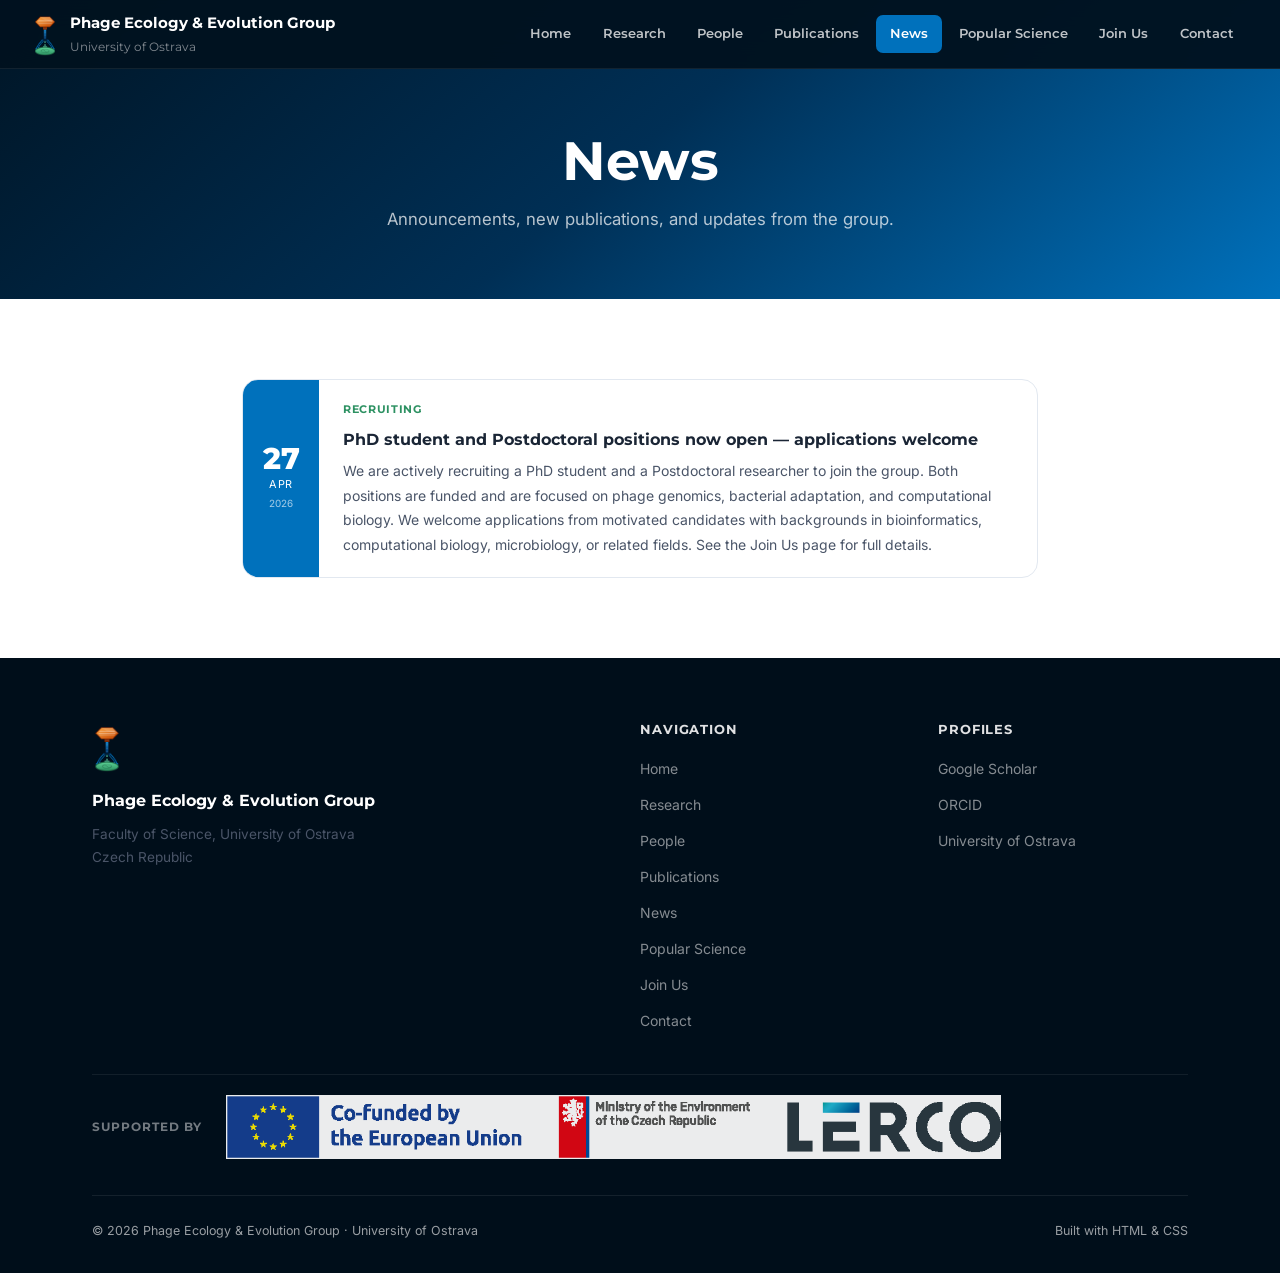
<file: news.html>
<!DOCTYPE html>
<html lang="en">
<head>
  <meta charset="UTF-8">
  <meta name="viewport" content="width=device-width, initial-scale=1.0">
  <meta name="description" content="News and updates from the Phage Ecology and Evolution Group at the University of Ostrava.">
  <title>News | Phage Ecology &amp; Evolution Group</title>
  <link rel="stylesheet" href="css/style.css">
  <link rel="stylesheet" href="https://cdnjs.cloudflare.com/ajax/libs/font-awesome/6.5.0/css/all.min.css">
</head>
<body>

<!-- NAV -->
<nav>
  <div class="nav-inner">
    <a href="index.html" class="nav-brand">
      <img src="images/group-logo.png" alt="Phage Ecology and Evolution Group" class="group-logo">
      <div>
        Phage Ecology &amp; Evolution Group
        <span class="nav-brand-sub">University of Ostrava</span>
      </div>
    </a>
    <ul class="nav-menu">
      <li><a href="index.html">Home</a></li>
      <li><a href="research.html">Research</a></li>
      <li><a href="people.html">People</a></li>
      <li><a href="publications.html">Publications</a></li>
      <li><a href="news.html" class="active">News</a></li>
      <li><a href="popular-science.html">Popular Science</a></li>
      <li><a href="join.html">Join Us</a></li>
      <li><a href="contact.html">Contact</a></li>
    </ul>
    <button class="hamburger" aria-label="Toggle menu">
      <span></span><span></span><span></span>
    </button>
  </div>
</nav>

<!-- PAGE HERO -->
<div class="ph">
  <div class="container">
    <h1>News</h1>
    <p>Announcements, new publications, and updates from the group.</p>
  </div>
</div>

<!-- NEWS LIST -->
<section class="section">
  <div class="container" style="max-width:860px;">

    <div class="news-list">

      <div class="ni">
        <div class="ni-date"><div class="ni-day">27</div><div class="ni-mon">Apr</div><div class="ni-yr">2026</div></div>
        <div class="ni-body">
          <span class="ni-tag">Recruiting</span>
          <div class="ni-title">PhD student and Postdoctoral positions now open — applications welcome</div>
          <p class="ni-text">We are actively recruiting a PhD student and a Postdoctoral researcher to join the group. Both positions are funded and are focused on phage genomics, bacterial adaptation, and computational biology. We welcome applications from motivated candidates with backgrounds in bioinformatics, computational biology, microbiology, or related fields. See the Join Us page for full details.</p>
        </div>
      </div>

    </div>
  </div>
</section>

<!-- FOOTER -->
<footer>
  <div class="container">
    <div class="ft">
      <div>
        <img src="images/group-logo.png" alt="Phage Ecology and Evolution Group" style="height:50px;width:auto;margin-bottom:.9rem;filter:none;display:block;">
        <div class="ft-name">Phage Ecology &amp; Evolution Group</div>
        <p class="ft-desc">Faculty of Science, University of Ostrava<br>Czech Republic</p>
      </div>
      <div>
        <h4>Navigation</h4>
        <ul>
          <li><a href="index.html">Home</a></li>
          <li><a href="research.html">Research</a></li>
          <li><a href="people.html">People</a></li>
          <li><a href="publications.html">Publications</a></li>
          <li><a href="news.html">News</a></li>
          <li><a href="popular-science.html">Popular Science</a></li>
      <li><a href="join.html">Join Us</a></li>
          <li><a href="contact.html">Contact</a></li>
        </ul>
      </div>
      <div>
        <h4>Profiles</h4>
        <ul>
          <li><a href="https://scholar.google.com/citations?user=FBpahnAAAAAJ&hl=pl" target="_blank">Google Scholar</a></li>
          <li><a href="https://orcid.org/0000-0001-9364-163X" target="_blank">ORCID</a></li>
          <li><a href="https://www.osu.cz/en/" target="_blank">University of Ostrava</a></li>
        </ul>
      </div>
    </div>
    <div class="ft-support">
      <span class="ft-support-label">Supported by</span>
      <img src="images/lerco.png" alt="LERCO" class="ft-support-logo">
    </div>
    <div class="ft-bottom">
      <span>© 2026 Phage Ecology &amp; Evolution Group · University of Ostrava</span>
      <span>Built with HTML &amp; CSS</span>
    </div>
  </div>
</footer>

<script src="js/main.js"></script>
</body>
</html>
</file>
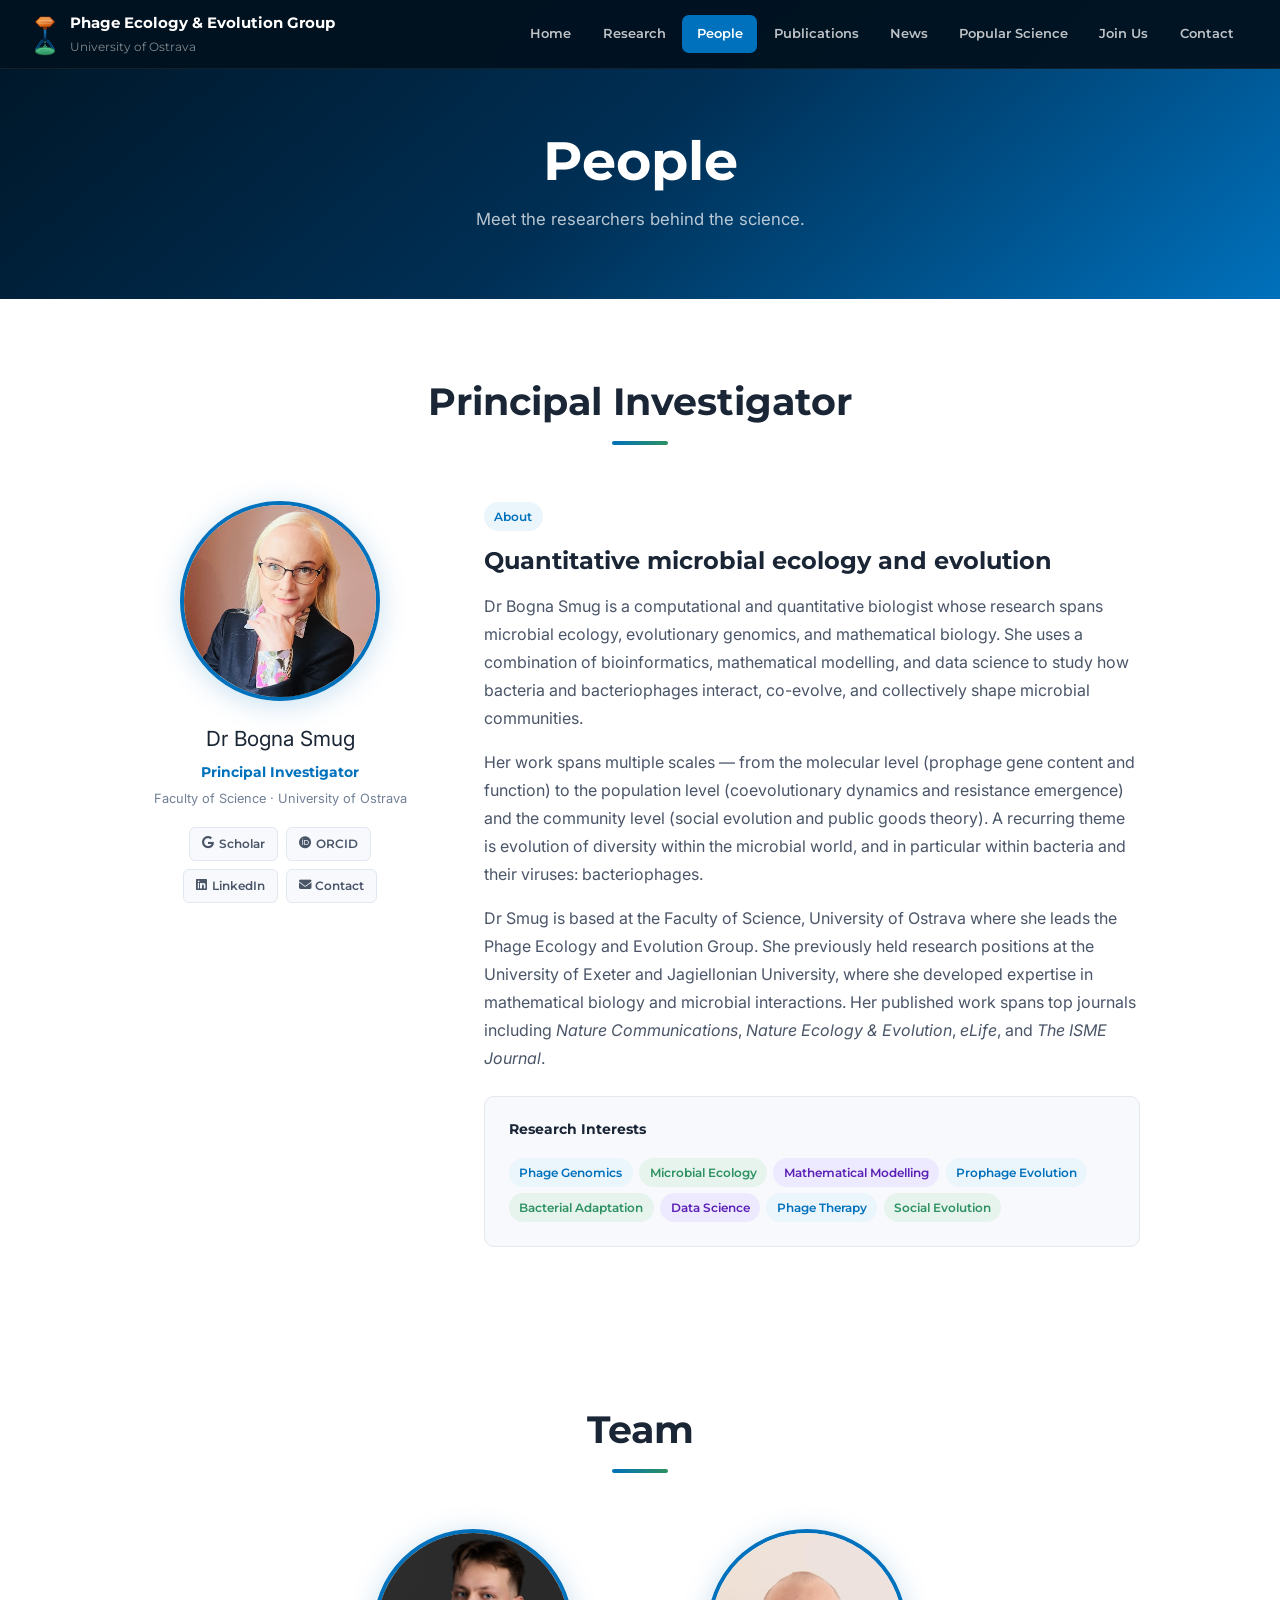
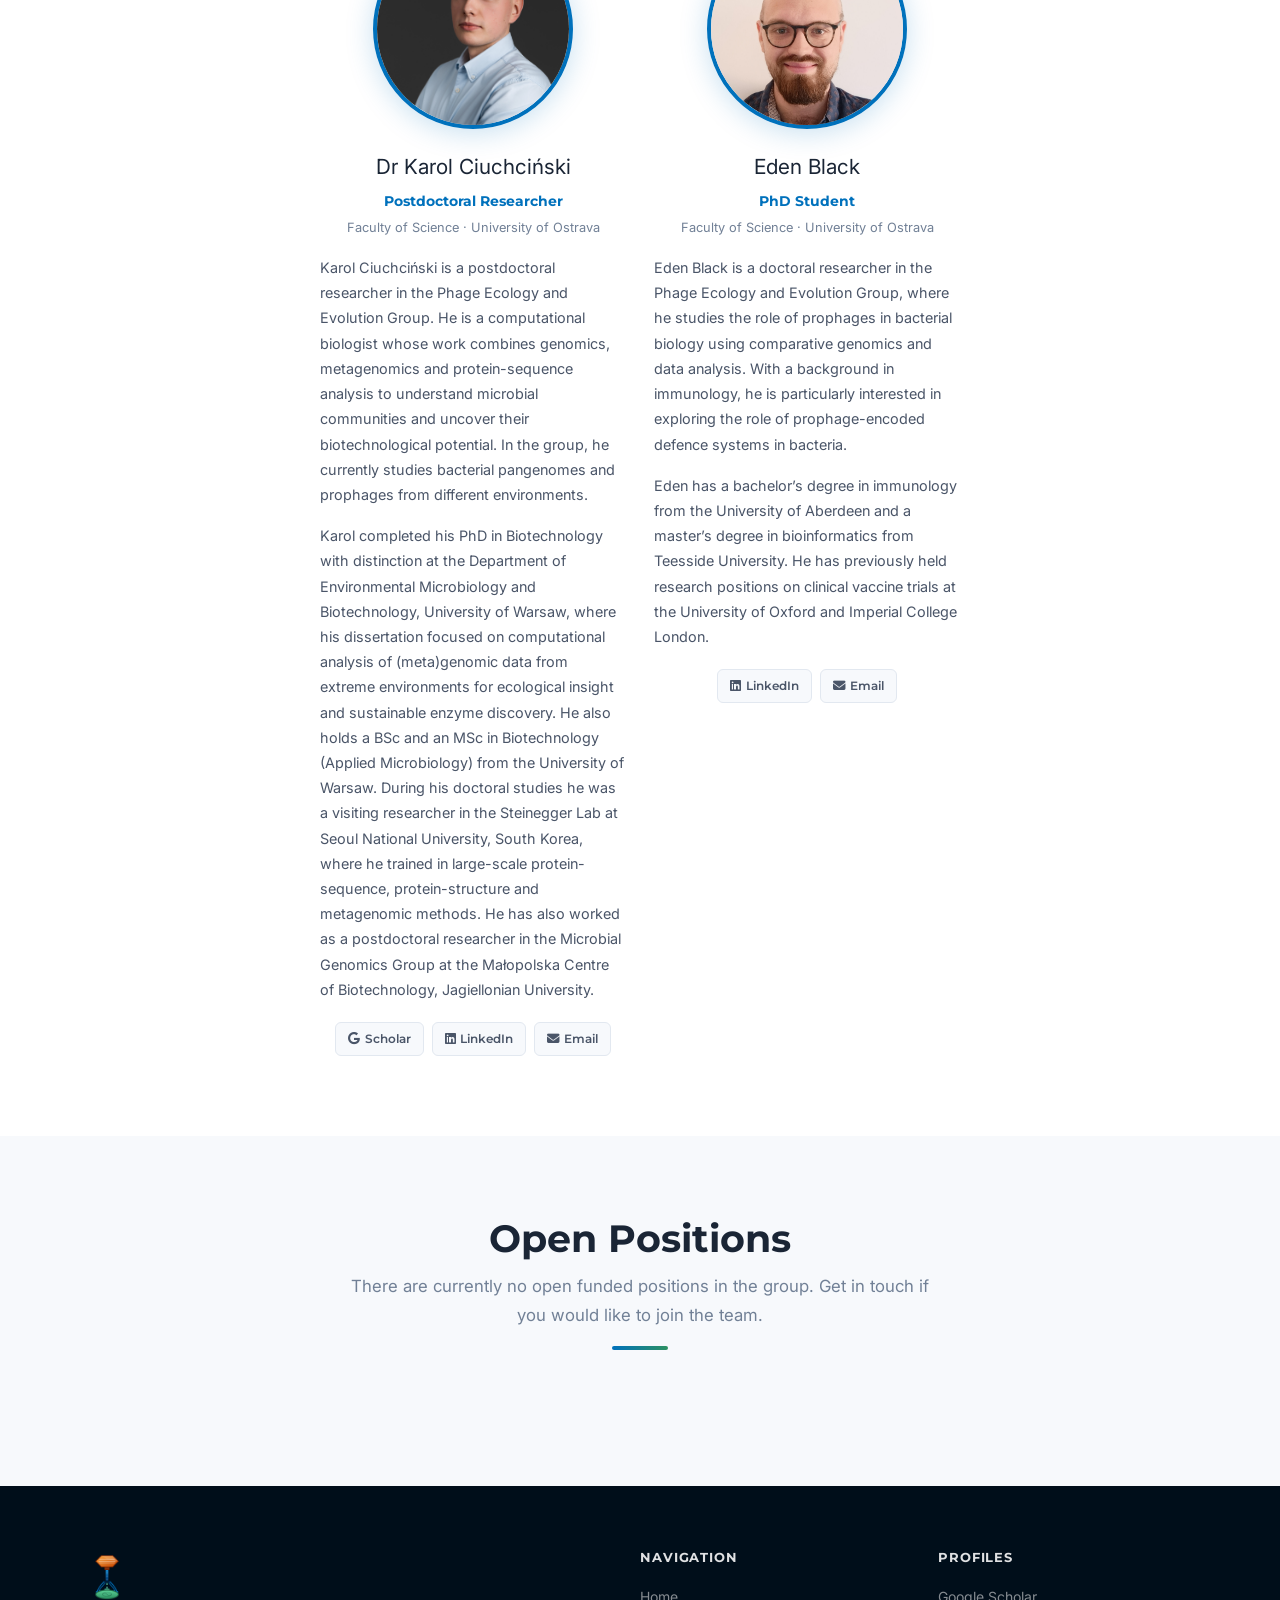
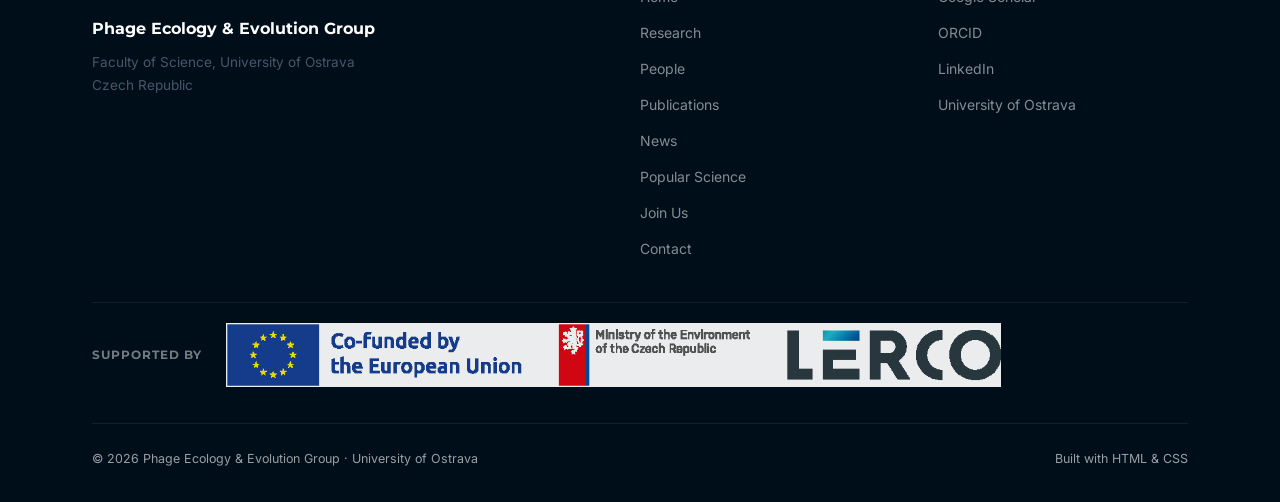
<file: people.html>
<!DOCTYPE html>
<html lang="en">
<head>
  <meta charset="UTF-8">
  <meta name="viewport" content="width=device-width, initial-scale=1.0">
  <meta name="description" content="People at the Phage Ecology and Evolution Group — Dr Bogna Smug and open positions.">
  <title>People | Phage Ecology &amp; Evolution Group</title>
  <link rel="stylesheet" href="css/style.css">
  <link rel="stylesheet" href="https://cdnjs.cloudflare.com/ajax/libs/font-awesome/6.5.0/css/all.min.css">
</head>
<body>

<!-- NAV -->
<nav>
  <div class="nav-inner">
    <a href="index.html" class="nav-brand">
      <img src="images/group-logo.png" alt="Phage Ecology and Evolution Group" class="group-logo">
      <div>
        Phage Ecology &amp; Evolution Group
        <span class="nav-brand-sub">University of Ostrava</span>
      </div>
    </a>
    <ul class="nav-menu">
      <li><a href="index.html">Home</a></li>
      <li><a href="research.html">Research</a></li>
      <li><a href="people.html"       class="active">People</a></li>
      <li><a href="publications.html">Publications</a></li>
      <li><a href="news.html">News</a></li>
      <li><a href="popular-science.html">Popular Science</a></li>
      <li><a href="join.html">Join Us</a></li>
      <li><a href="contact.html">Contact</a></li>
    </ul>
    <button class="hamburger" aria-label="Toggle menu">
      <span></span><span></span><span></span>
    </button>
  </div>
</nav>

<!-- PAGE HERO -->
<div class="ph">
  <div class="container">
    <h1>People</h1>
    <p>Meet the researchers behind the science.</p>
  </div>
</div>

<!-- PI -->
<section class="section">
  <div class="container">
    <div class="sh"><h2>Principal Investigator</h2></div>

    <div class="pi-grid" style="max-width:1000px;margin:0 auto;">
      <div class="pc">
        <div class="avatar">
          <img src="images/IMG_E7671.JPG" alt="Dr Bogna Smug">
        </div>
        <div class="pc-name">Dr Bogna Smug</div>
        <div class="pc-role">Principal Investigator</div>
        <div class="pc-affil">Faculty of Science · University of Ostrava</small></div>
        <div class="pc-links">
          <a href="https://scholar.google.com/citations?user=FBpahnAAAAAJ&hl=pl" target="_blank" class="pc-link"><i class="fa-brands fa-google"></i> Scholar</a>
          <a href="https://orcid.org/0000-0001-9364-163X" target="_blank" class="pc-link"><i class="fa-brands fa-orcid"></i> ORCID</a>
          <a href="https://www.linkedin.com/in/bogna-smug/" target="_blank" class="pc-link"><i class="fa-brands fa-linkedin"></i> LinkedIn</a>
          <a href="contact.html" class="pc-link"><i class="fa-solid fa-envelope"></i> Contact</a>
        </div>
      </div>

      <div>
        <span class="tag tag-b" style="margin-bottom:1rem;">About</span>
        <h3 style="margin-bottom:1rem;">Quantitative microbial ecology and evolution</h3>
        <p>Dr Bogna Smug is a computational and quantitative biologist whose research spans microbial ecology, evolutionary genomics, and mathematical biology. She uses a combination of bioinformatics, mathematical modelling, and data science to study how bacteria and bacteriophages interact, co-evolve, and collectively shape microbial communities.</p>
        <p>Her work spans multiple scales — from the molecular level (prophage gene content and function) to the population level (coevolutionary dynamics and resistance emergence) and the community level (social evolution and public goods theory). A recurring theme is evolution of diversity within the microbial world, and in particular within bacteria and their viruses: bacteriophages.</p>
        <p>Dr Smug is based at the Faculty of Science, University of Ostrava where she leads the Phage Ecology and Evolution Group. She previously held research positions at the University of Exeter and Jagiellonian University, where she developed expertise in mathematical biology and microbial interactions. Her published work spans top journals including <em>Nature Communications</em>, <em>Nature Ecology &amp; Evolution</em>, <em>eLife</em>, and <em>The ISME Journal</em>.</p>

        <div style="background:var(--bg);border-radius:var(--r);padding:1.5rem;margin-top:1.5rem;border:1px solid var(--border);">
          <h4 style="margin-bottom:1rem;font-size:.9rem;">Research Interests</h4>
          <div class="tags">
            <span class="tag tag-b">Phage Genomics</span>
            <span class="tag tag-g">Microbial Ecology</span>
            <span class="tag tag-i">Mathematical Modelling</span>
            <span class="tag tag-b">Prophage Evolution</span>
            <span class="tag tag-g">Bacterial Adaptation</span>
            <span class="tag tag-i">Data Science</span>
            <span class="tag tag-b">Phage Therapy</span>
            <span class="tag tag-g">Social Evolution</span>
          </div>
        </div>
      </div>
    </div>
  </div>
</section>

<!-- TEAM -->
<section class="section">
  <div class="container">
    <div class="sh"><h2>Team</h2></div>

    <div class="g3" style="max-width:640px;margin:0 auto;">
      <div class="pc">
        <div class="avatar">
          <img src="images/Karol.jpg" alt="Dr Karol Ciuchciński" style="object-position:center 15%;">
        </div>
        <div class="pc-name">Dr Karol Ciuchciński</div>
        <div class="pc-role">Postdoctoral Researcher</div>
        <div class="pc-affil">Faculty of Science · University of Ostrava</div>
        <div class="pc-bio">
          <p>Karol Ciuchciński is a postdoctoral researcher in the Phage Ecology and Evolution Group. He is a computational biologist whose work combines genomics, metagenomics and protein-sequence analysis to understand microbial communities and uncover their biotechnological potential. In the group, he currently studies bacterial pangenomes and prophages from different environments.</p>
          <p>Karol completed his PhD in Biotechnology with distinction at the Department of Environmental Microbiology and Biotechnology, University of Warsaw, where his dissertation focused on computational analysis of (meta)genomic data from extreme environments for ecological insight and sustainable enzyme discovery. He also holds a BSc and an MSc in Biotechnology (Applied Microbiology) from the University of Warsaw. During his doctoral studies he was a visiting researcher in the Steinegger Lab at Seoul National University, South Korea, where he trained in large-scale protein-sequence, protein-structure and metagenomic methods. He has also worked as a postdoctoral researcher in the Microbial Genomics Group at the Małopolska Centre of Biotechnology, Jagiellonian University.</p>
        </div>
        <div class="pc-links">
          <a href="https://scholar.google.com/citations?hl=pl&user=fsWUt7YAAAAJ&view_op=list_works&sortby=pubdate" target="_blank" class="pc-link"><i class="fa-brands fa-google"></i> Scholar</a>
          <a href="https://www.linkedin.com/in/karol-ciuchci%C5%84ski-43855716b/" target="_blank" class="pc-link"><i class="fa-brands fa-linkedin"></i> LinkedIn</a>
          <a href="mailto:Karol.Ciuchcinski@osu.cz" class="pc-link"><i class="fa-solid fa-envelope"></i> Email</a>
        </div>
      </div>

      <div class="pc">
        <div class="avatar">
          <img src="images/Eden.jpg" alt="Eden Black" style="object-position:center 30%;">
        </div>
        <div class="pc-name">Eden Black</div>
        <div class="pc-role">PhD Student</div>
        <div class="pc-affil">Faculty of Science · University of Ostrava</div>
        <div class="pc-bio">
          <p>Eden Black is a doctoral researcher in the Phage Ecology and Evolution Group, where he studies the role of prophages in bacterial biology using comparative genomics and data analysis. With a background in immunology, he is particularly interested in exploring the role of prophage-encoded defence systems in bacteria.</p>
          <p>Eden has a bachelor’s degree in immunology from the University of Aberdeen and a master’s degree in bioinformatics from Teesside University. He has previously held research positions on clinical vaccine trials at the University of Oxford and Imperial College London.</p>
        </div>
        <div class="pc-links">
          <a href="https://www.linkedin.com/in/eden-black-109008177/" target="_blank" class="pc-link"><i class="fa-brands fa-linkedin"></i> LinkedIn</a>
          <a href="mailto:Eden.Black@s01.osu.cz" class="pc-link"><i class="fa-solid fa-envelope"></i> Email</a>
        </div>
      </div>
    </div>
  </div>
</section>

<!-- OPEN POSITIONS -->
<section class="section section-alt">
  <div class="container">
    <div class="sh">
      <h2>Open Positions</h2>
      
      <p>There are currently no open funded positions in the group. Get in touch if you would like to join the team. </p>
    </div>
    </div>
  </div>
</section>

<!-- FOOTER -->
<footer>
  <div class="container">
    <div class="ft">
      <div>
        <img src="images/group-logo.png" alt="Phage Ecology and Evolution Group" style="height:50px;width:auto;margin-bottom:.9rem;filter:none;display:block;">
        <div class="ft-name">Phage Ecology &amp; Evolution Group</div>
        <p class="ft-desc">Faculty of Science, University of Ostrava<br>Czech Republic</p>
      </div>
      <div>
        <h4>Navigation</h4>
        <ul>
          <li><a href="index.html">Home</a></li>
          <li><a href="research.html">Research</a></li>
          <li><a href="people.html">People</a></li>
          <li><a href="publications.html">Publications</a></li>
          <li><a href="news.html">News</a></li>
          <li><a href="popular-science.html">Popular Science</a></li>
      <li><a href="join.html">Join Us</a></li>
          <li><a href="contact.html">Contact</a></li>
        </ul>
      </div>
      <div>
        <h4>Profiles</h4>
        <ul>
          <li><a href="https://scholar.google.com/citations?user=FBpahnAAAAAJ&hl=pl" target="_blank">Google Scholar</a></li>
          <li><a href="https://orcid.org/0000-0001-9364-163X" target="_blank">ORCID</a></li>
          <li><a href="https://www.linkedin.com/in/bogna-smug/" target="_blank">LinkedIn</a></li>
          <li><a href="https://www.osu.cz/en/" target="_blank">University of Ostrava</a></li>
        </ul>
      </div>
    </div>
    <div class="ft-support">
      <span class="ft-support-label">Supported by</span>
      <img src="images/lerco.png" alt="LERCO" class="ft-support-logo">
    </div>
    <div class="ft-bottom">
      <span>© 2026 Phage Ecology &amp; Evolution Group · University of Ostrava</span>
      <span>Built with HTML &amp; CSS</span>
    </div>
  </div>
</footer>

<script src="js/main.js"></script>
</body>
</html>
</file>
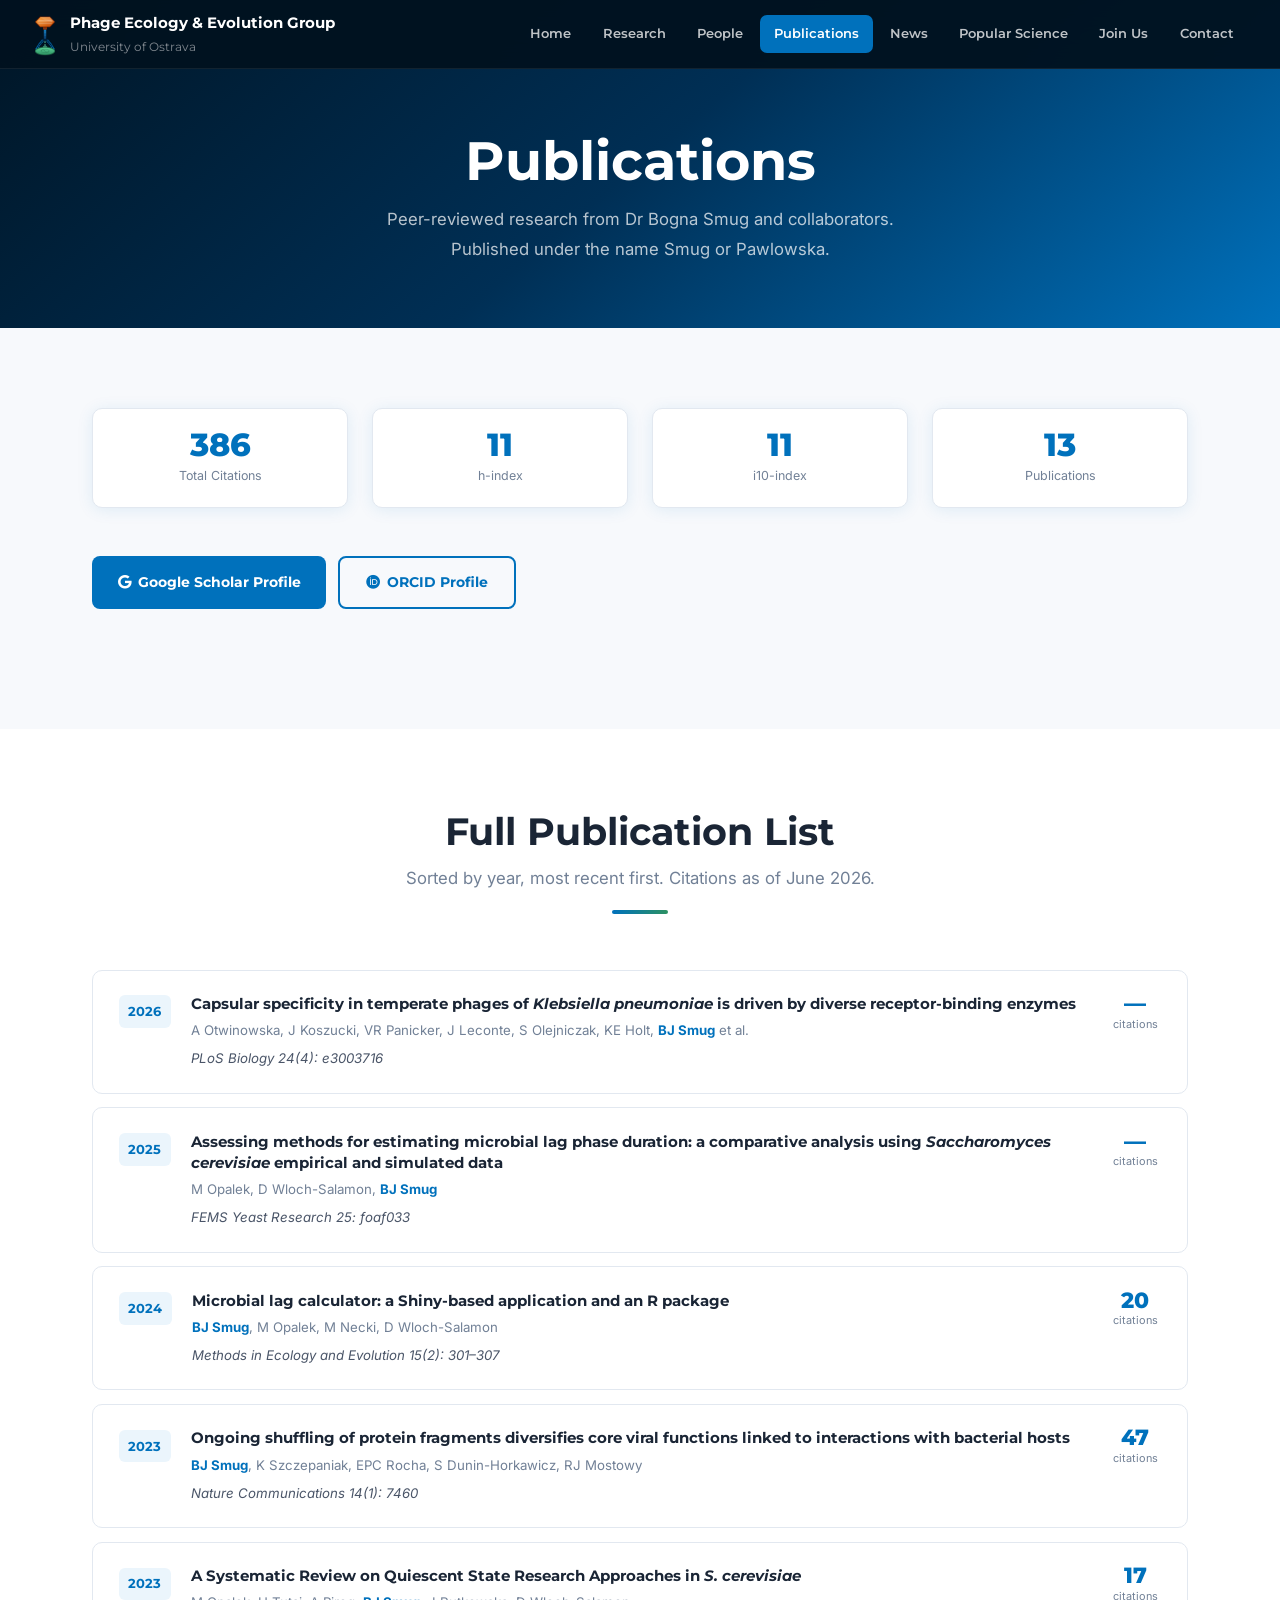
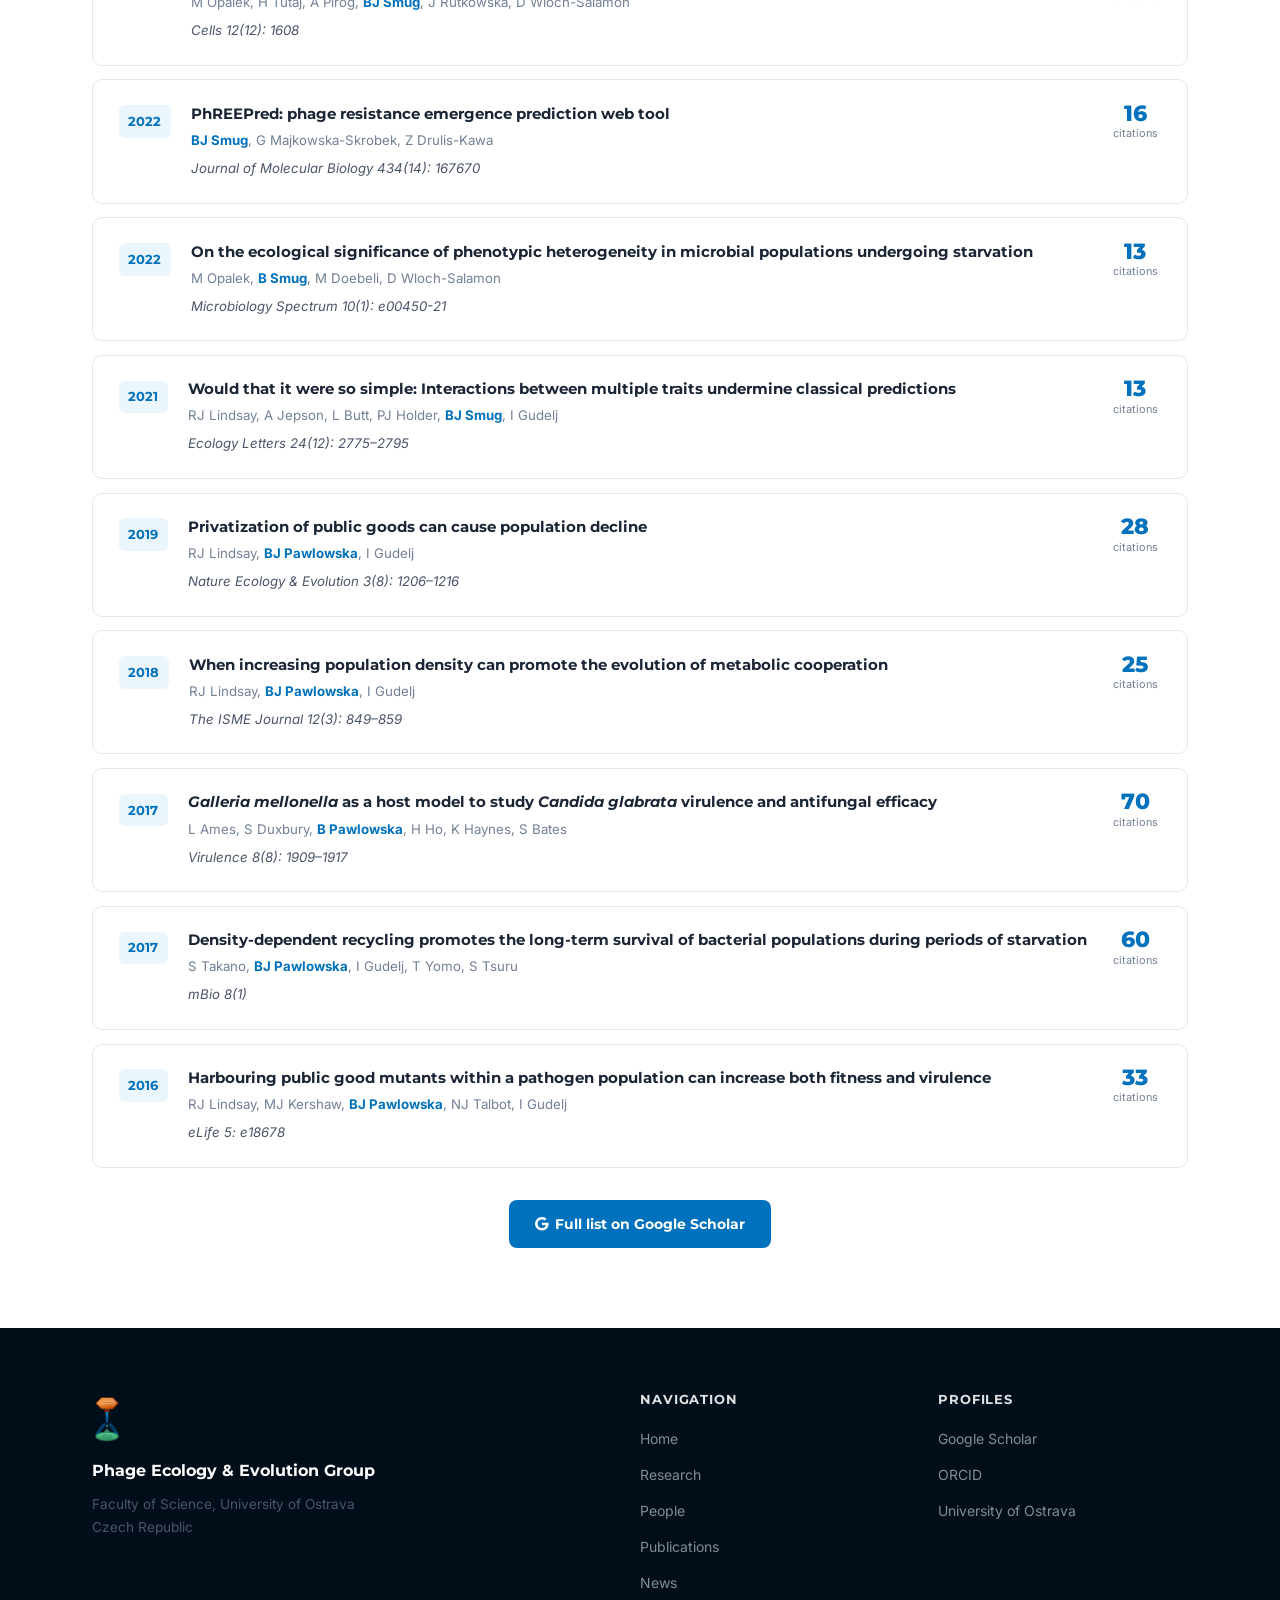
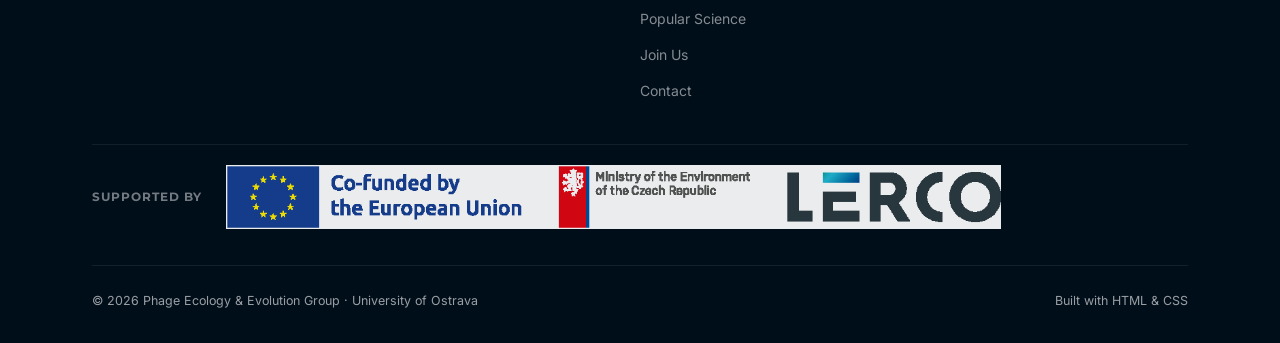
<file: publications.html>
<!DOCTYPE html>
<html lang="en">
<head>
  <meta charset="UTF-8">
  <meta name="viewport" content="width=device-width, initial-scale=1.0">
  <meta name="description" content="Publications from the Phage Ecology and Evolution Group — Dr Bogna Smug.">
  <title>Publications | Phage Ecology &amp; Evolution Group</title>
  <link rel="stylesheet" href="css/style.css">
  <link rel="stylesheet" href="https://cdnjs.cloudflare.com/ajax/libs/font-awesome/6.5.0/css/all.min.css">
</head>
<body>

<!-- NAV -->
<nav>
  <div class="nav-inner">
    <a href="index.html" class="nav-brand">
      <img src="images/group-logo.png" alt="Phage Ecology and Evolution Group" class="group-logo">
      <div>
        Phage Ecology &amp; Evolution Group
        <span class="nav-brand-sub">University of Ostrava</span>
      </div>
    </a>
    <ul class="nav-menu">
      <li><a href="index.html">Home</a></li>
      <li><a href="research.html">Research</a></li>
      <li><a href="people.html">People</a></li>
      <li><a href="publications.html" class="active">Publications</a></li>
      <li><a href="news.html">News</a></li>
      <li><a href="popular-science.html">Popular Science</a></li>
      <li><a href="join.html">Join Us</a></li>
      <li><a href="contact.html">Contact</a></li>
    </ul>
    <button class="hamburger" aria-label="Toggle menu">
      <span></span><span></span><span></span>
    </button>
  </div>
</nav>

<!-- PAGE HERO -->
<div class="ph">
  <div class="container">
    <h1>Publications</h1>
    <p>Peer-reviewed research from Dr Bogna Smug and collaborators. Published under the name Smug or Pawlowska.</p>
  </div>
</div>

<!-- METRICS + LINKS -->
<section class="section section-alt">
  <div class="container">
    <div class="pub-metrics">
      <div class="pm"><div class="pm-n">386</div><div class="pm-l">Total Citations</div></div>
      <div class="pm"><div class="pm-n">11</div><div class="pm-l">h-index</div></div>
      <div class="pm"><div class="pm-n">11</div><div class="pm-l">i10-index</div></div>
      <div class="pm"><div class="pm-n">13</div><div class="pm-l">Publications</div></div>
    </div>
    <div class="pub-links">
      <a href="https://scholar.google.com/citations?user=FBpahnAAAAAJ&hl=pl" target="_blank" class="btn btn-blue">
        <i class="fa-brands fa-google"></i> Google Scholar Profile
      </a>
      <a href="https://orcid.org/0000-0001-9364-163X" target="_blank" class="btn btn-outline">
        <i class="fa-brands fa-orcid"></i> ORCID Profile
      </a>
    </div>
  </div>
</section>

<!-- PUBLICATION LIST -->
<section class="section">
  <div class="container">
    <div class="sh"><h2>Full Publication List</h2><p>Sorted by year, most recent first. Citations as of June 2026.</p></div>

    <!-- 2026 -->
    <div class="pub">
      <div class="pub-yr">2026</div>
      <div class="pub-body">
        <div class="pub-title">Capsular specificity in temperate phages of <em>Klebsiella pneumoniae</em> is driven by diverse receptor-binding enzymes</div>
        <div class="pub-auth">A Otwinowska, J Koszucki, VR Panicker, J Leconte, S Olejniczak, KE Holt, <b>BJ Smug</b> et al.</div>
        <div class="pub-venue">PLoS Biology 24(4): e3003716</div>
      </div>
      <div class="pub-cites"><div class="pub-cn">—</div><div class="pub-cl">citations</div></div>
    </div>

    <!-- 2025 -->
    <div class="pub">
      <div class="pub-yr">2025</div>
      <div class="pub-body">
        <div class="pub-title">Assessing methods for estimating microbial lag phase duration: a comparative analysis using <em>Saccharomyces cerevisiae</em> empirical and simulated data</div>
        <div class="pub-auth">M Opalek, D Wloch-Salamon, <b>BJ Smug</b></div>
        <div class="pub-venue">FEMS Yeast Research 25: foaf033</div>
      </div>
      <div class="pub-cites"><div class="pub-cn">—</div><div class="pub-cl">citations</div></div>
    </div>

    <!-- 2024 -->
    <div class="pub">
      <div class="pub-yr">2024</div>
      <div class="pub-body">
        <div class="pub-title">Microbial lag calculator: a Shiny-based application and an R package</div>
        <div class="pub-auth"><b>BJ Smug</b>, M Opalek, M Necki, D Wloch-Salamon</div>
        <div class="pub-venue">Methods in Ecology and Evolution 15(2): 301–307</div>
      </div>
      <div class="pub-cites"><div class="pub-cn">20</div><div class="pub-cl">citations</div></div>
    </div>

    <!-- 2023 -->
    <div class="pub">
      <div class="pub-yr">2023</div>
      <div class="pub-body">
        <div class="pub-title">Ongoing shuffling of protein fragments diversifies core viral functions linked to interactions with bacterial hosts</div>
        <div class="pub-auth"><b>BJ Smug</b>, K Szczepaniak, EPC Rocha, S Dunin-Horkawicz, RJ Mostowy</div>
        <div class="pub-venue">Nature Communications 14(1): 7460</div>
      </div>
      <div class="pub-cites"><div class="pub-cn">47</div><div class="pub-cl">citations</div></div>
    </div>

    <div class="pub">
      <div class="pub-yr">2023</div>
      <div class="pub-body">
        <div class="pub-title">A Systematic Review on Quiescent State Research Approaches in <em>S. cerevisiae</em></div>
        <div class="pub-auth">M Opalek, H Tutaj, A Pirog, <b>BJ Smug</b>, J Rutkowska, D Wloch-Salamon</div>
        <div class="pub-venue">Cells 12(12): 1608</div>
      </div>
      <div class="pub-cites"><div class="pub-cn">17</div><div class="pub-cl">citations</div></div>
    </div>

    <!-- 2022 -->
    <div class="pub">
      <div class="pub-yr">2022</div>
      <div class="pub-body">
        <div class="pub-title">PhREEPred: phage resistance emergence prediction web tool</div>
        <div class="pub-auth"><b>BJ Smug</b>, G Majkowska-Skrobek, Z Drulis-Kawa</div>
        <div class="pub-venue">Journal of Molecular Biology 434(14): 167670</div>
      </div>
      <div class="pub-cites"><div class="pub-cn">16</div><div class="pub-cl">citations</div></div>
    </div>

    <div class="pub">
      <div class="pub-yr">2022</div>
      <div class="pub-body">
        <div class="pub-title">On the ecological significance of phenotypic heterogeneity in microbial populations undergoing starvation</div>
        <div class="pub-auth">M Opalek, <b>B Smug</b>, M Doebeli, D Wloch-Salamon</div>
        <div class="pub-venue">Microbiology Spectrum 10(1): e00450-21</div>
      </div>
      <div class="pub-cites"><div class="pub-cn">13</div><div class="pub-cl">citations</div></div>
    </div>

    <!-- 2021 -->
    <div class="pub">
      <div class="pub-yr">2021</div>
      <div class="pub-body">
        <div class="pub-title">Would that it were so simple: Interactions between multiple traits undermine classical predictions</div>
        <div class="pub-auth">RJ Lindsay, A Jepson, L Butt, PJ Holder, <b>BJ Smug</b>, I Gudelj</div>
        <div class="pub-venue">Ecology Letters 24(12): 2775–2795</div>
      </div>
      <div class="pub-cites"><div class="pub-cn">13</div><div class="pub-cl">citations</div></div>
    </div>

    <!-- 2019 -->
    <div class="pub">
      <div class="pub-yr">2019</div>
      <div class="pub-body">
        <div class="pub-title">Privatization of public goods can cause population decline</div>
        <div class="pub-auth">RJ Lindsay, <b>BJ Pawlowska</b>, I Gudelj</div>
        <div class="pub-venue">Nature Ecology &amp; Evolution 3(8): 1206–1216</div>
      </div>
      <div class="pub-cites"><div class="pub-cn">28</div><div class="pub-cl">citations</div></div>
    </div>

    <!-- 2018 -->
    <div class="pub">
      <div class="pub-yr">2018</div>
      <div class="pub-body">
        <div class="pub-title">When increasing population density can promote the evolution of metabolic cooperation</div>
        <div class="pub-auth">RJ Lindsay, <b>BJ Pawlowska</b>, I Gudelj</div>
        <div class="pub-venue">The ISME Journal 12(3): 849–859</div>
      </div>
      <div class="pub-cites"><div class="pub-cn">25</div><div class="pub-cl">citations</div></div>
    </div>

    <!-- 2017 -->
    <div class="pub">
      <div class="pub-yr">2017</div>
      <div class="pub-body">
        <div class="pub-title"><em>Galleria mellonella</em> as a host model to study <em>Candida glabrata</em> virulence and antifungal efficacy</div>
        <div class="pub-auth">L Ames, S Duxbury, <b>B Pawlowska</b>, H Ho, K Haynes, S Bates</div>
        <div class="pub-venue">Virulence 8(8): 1909–1917</div>
      </div>
      <div class="pub-cites"><div class="pub-cn">70</div><div class="pub-cl">citations</div></div>
    </div>

    <div class="pub">
      <div class="pub-yr">2017</div>
      <div class="pub-body">
        <div class="pub-title">Density-dependent recycling promotes the long-term survival of bacterial populations during periods of starvation</div>
        <div class="pub-auth">S Takano, <b>BJ Pawlowska</b>, I Gudelj, T Yomo, S Tsuru</div>
        <div class="pub-venue">mBio 8(1)</div>
      </div>
      <div class="pub-cites"><div class="pub-cn">60</div><div class="pub-cl">citations</div></div>
    </div>

    <!-- 2016 -->
    <div class="pub">
      <div class="pub-yr">2016</div>
      <div class="pub-body">
        <div class="pub-title">Harbouring public good mutants within a pathogen population can increase both fitness and virulence</div>
        <div class="pub-auth">RJ Lindsay, MJ Kershaw, <b>BJ Pawlowska</b>, NJ Talbot, I Gudelj</div>
        <div class="pub-venue">eLife 5: e18678</div>
      </div>
      <div class="pub-cites"><div class="pub-cn">33</div><div class="pub-cl">citations</div></div>
    </div>

    <div class="text-center mt-2">
      <a href="https://scholar.google.com/citations?user=FBpahnAAAAAJ&hl=pl" target="_blank" class="btn btn-blue">
        <i class="fa-brands fa-google"></i> Full list on Google Scholar
      </a>
    </div>
  </div>
</section>

<!-- FOOTER -->
<footer>
  <div class="container">
    <div class="ft">
      <div>
        <img src="images/group-logo.png" alt="Phage Ecology and Evolution Group" style="height:50px;width:auto;margin-bottom:.9rem;filter:none;display:block;">
        <div class="ft-name">Phage Ecology &amp; Evolution Group</div>
        <p class="ft-desc">Faculty of Science, University of Ostrava<br>Czech Republic</p>
      </div>
      <div>
        <h4>Navigation</h4>
        <ul>
          <li><a href="index.html">Home</a></li>
          <li><a href="research.html">Research</a></li>
          <li><a href="people.html">People</a></li>
          <li><a href="publications.html">Publications</a></li>
          <li><a href="news.html">News</a></li>
          <li><a href="popular-science.html">Popular Science</a></li>
      <li><a href="join.html">Join Us</a></li>
          <li><a href="contact.html">Contact</a></li>
        </ul>
      </div>
      <div>
        <h4>Profiles</h4>
        <ul>
          <li><a href="https://scholar.google.com/citations?user=FBpahnAAAAAJ&hl=pl" target="_blank">Google Scholar</a></li>
          <li><a href="https://orcid.org/0000-0001-9364-163X" target="_blank">ORCID</a></li>
          <li><a href="https://www.osu.cz/en/" target="_blank">University of Ostrava</a></li>
        </ul>
      </div>
    </div>
    <div class="ft-support">
      <span class="ft-support-label">Supported by</span>
      <img src="images/lerco.png" alt="LERCO" class="ft-support-logo">
    </div>
    <div class="ft-bottom">
      <span>© 2026 Phage Ecology &amp; Evolution Group · University of Ostrava</span>
      <span>Built with HTML &amp; CSS</span>
    </div>
  </div>
</footer>

<script src="js/main.js"></script>
</body>
</html>
</file>
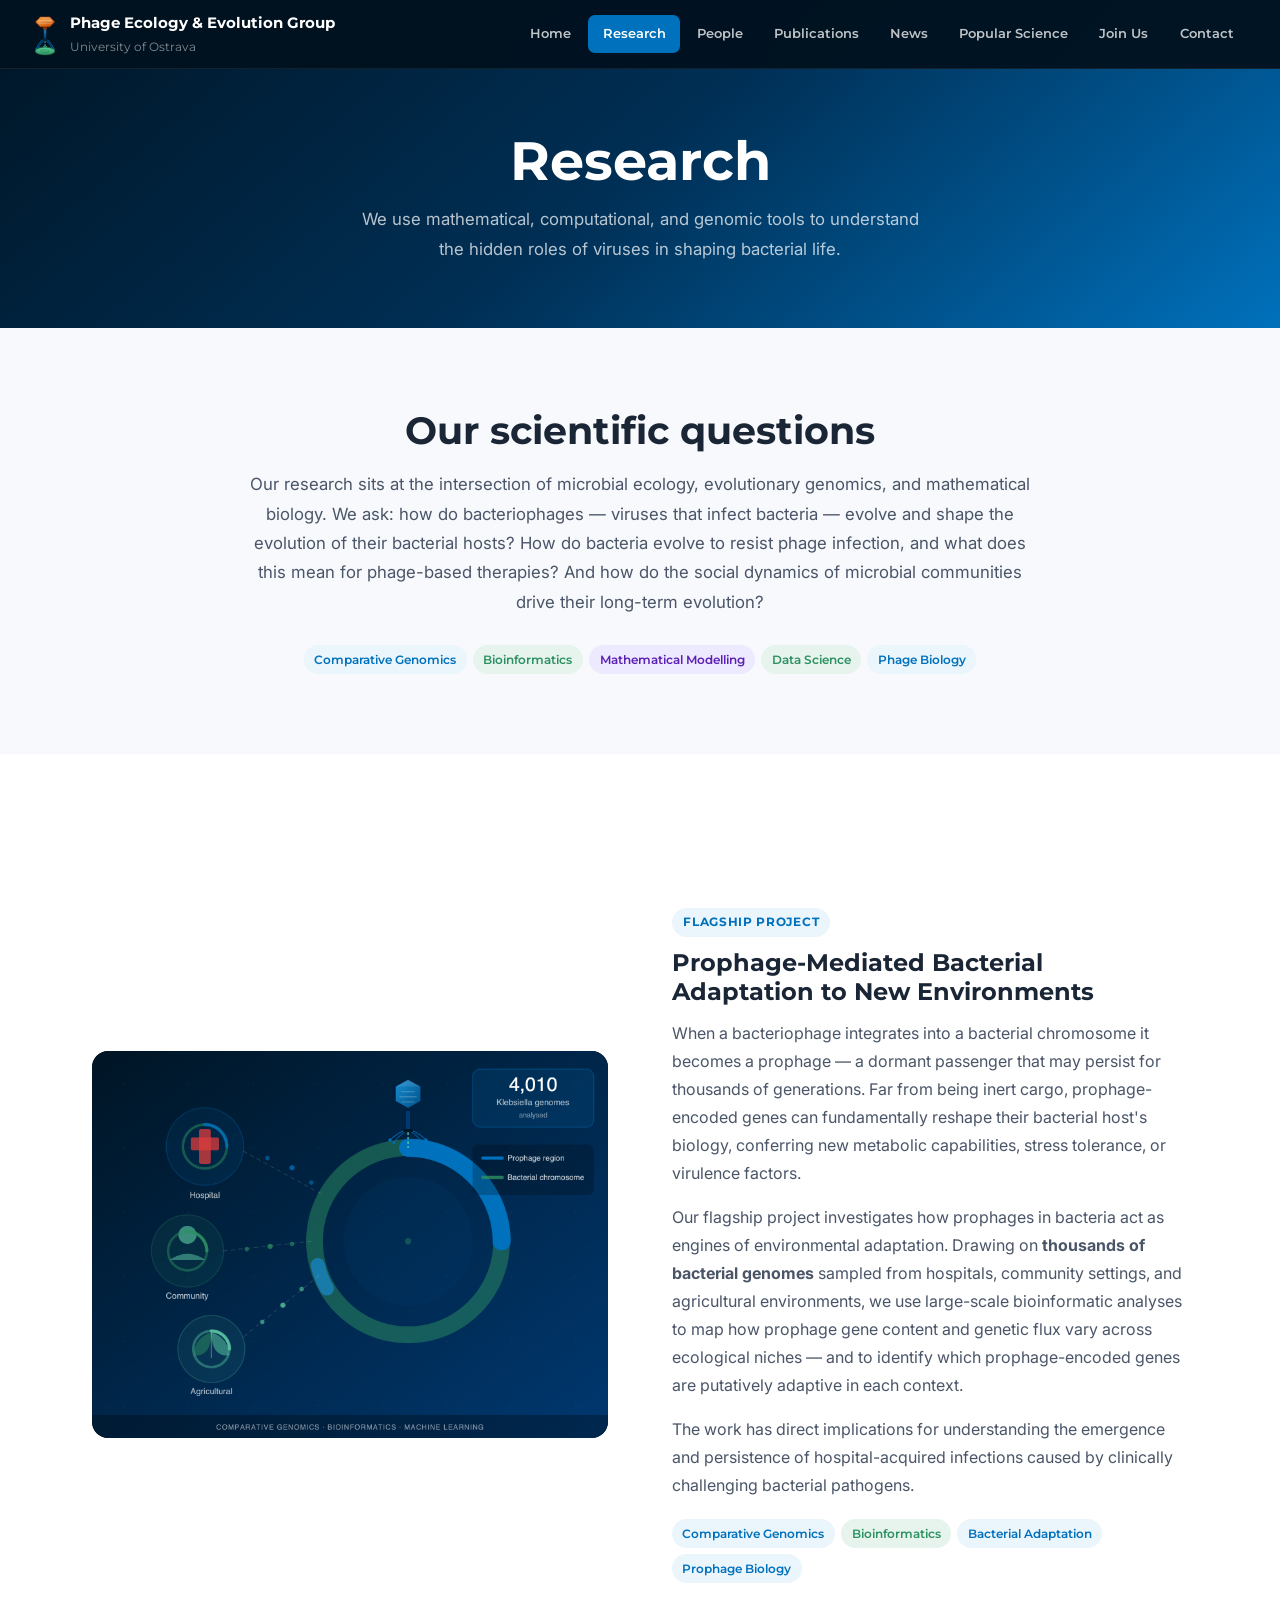
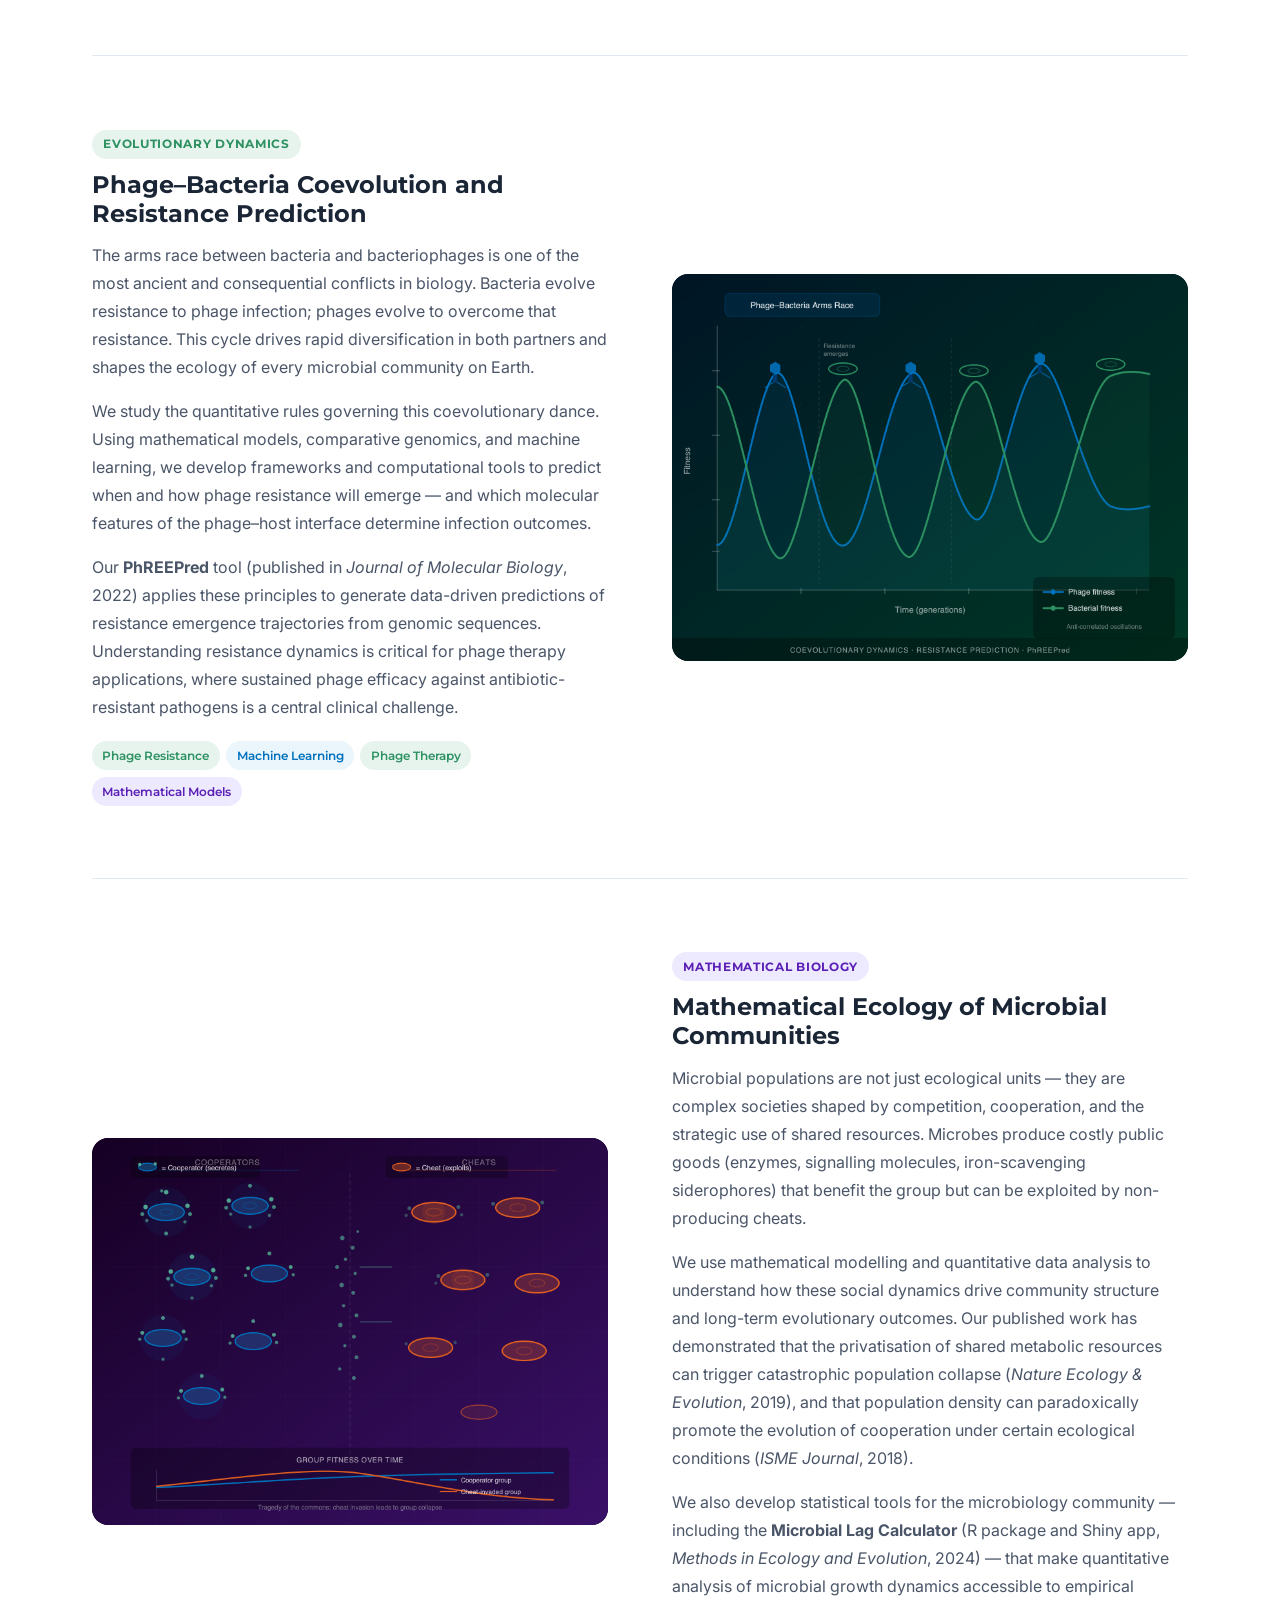
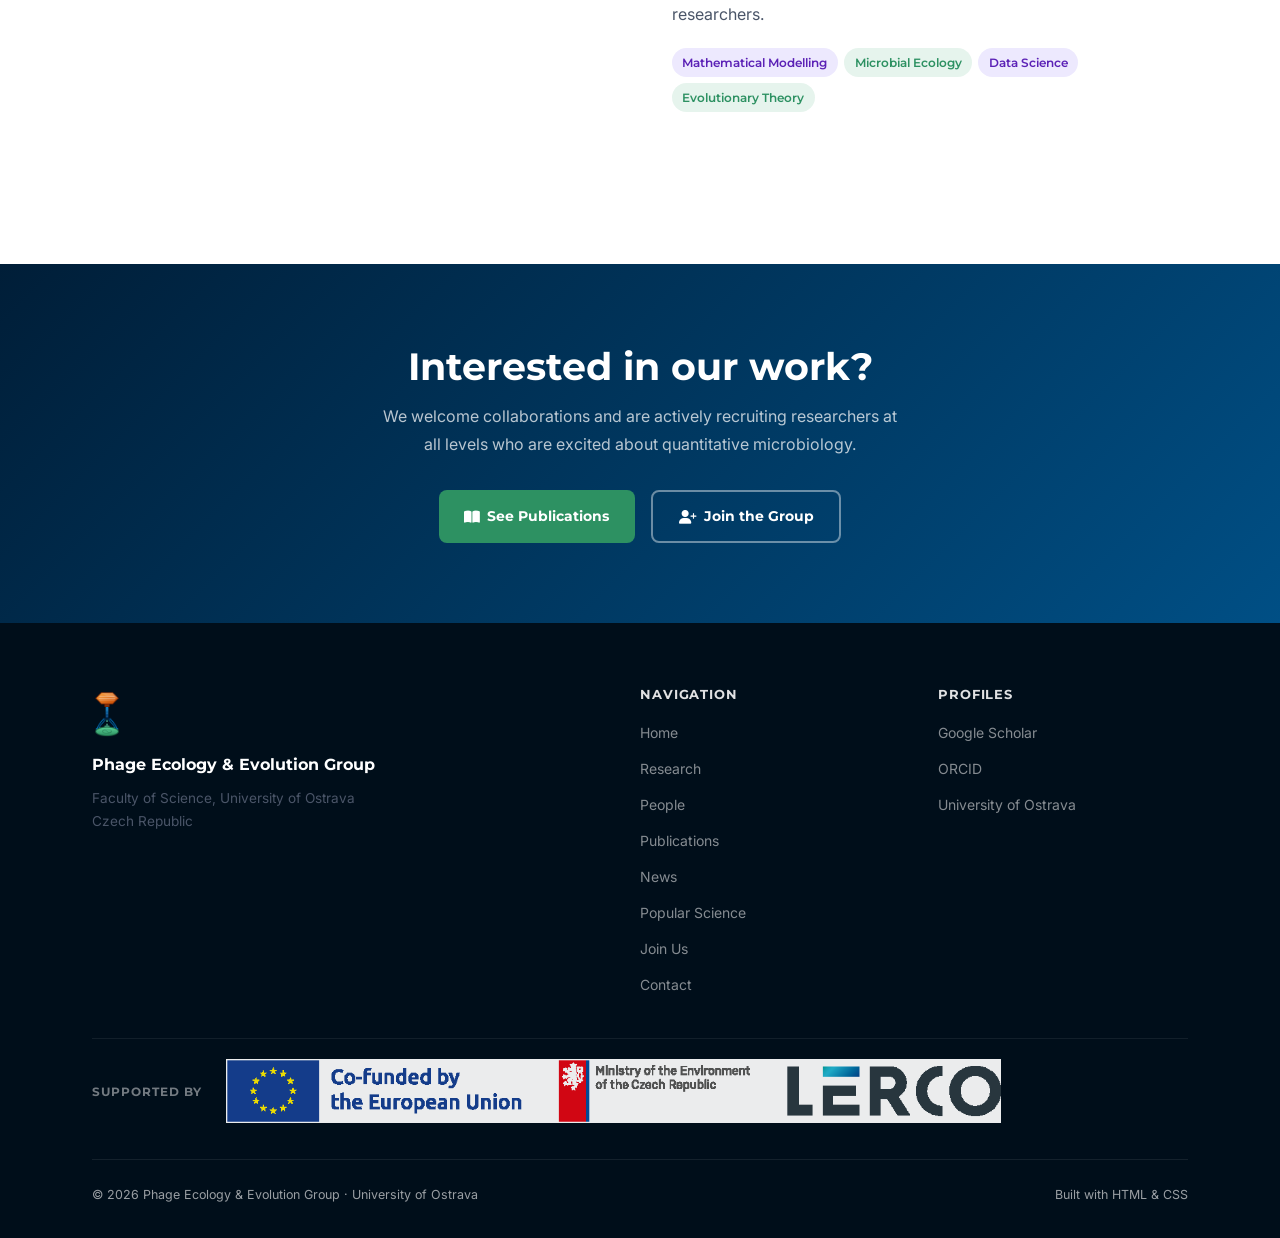
<file: research.html>
<!DOCTYPE html>
<html lang="en">
<head>
  <meta charset="UTF-8">
  <meta name="viewport" content="width=device-width, initial-scale=1.0">
  <meta name="description" content="Research at the Phage Ecology and Evolution Group — prophage genomics, phage-bacteria coevolution, and mathematical ecology.">
  <title>Research | Phage Ecology &amp; Evolution Group</title>
  <link rel="stylesheet" href="css/style.css">
  <link rel="stylesheet" href="https://cdnjs.cloudflare.com/ajax/libs/font-awesome/6.5.0/css/all.min.css">
</head>
<body>

<!-- NAV -->
<nav>
  <div class="nav-inner">
    <a href="index.html" class="nav-brand">
      <img src="images/group-logo.png" alt="Phage Ecology and Evolution Group" class="group-logo">
      <div>
        Phage Ecology &amp; Evolution Group
        <span class="nav-brand-sub">University of Ostrava</span>
      </div>
    </a>
    <ul class="nav-menu">
      <li><a href="index.html">Home</a></li>
      <li><a href="research.html"     class="active">Research</a></li>
      <li><a href="people.html">People</a></li>
      <li><a href="publications.html">Publications</a></li>
      <li><a href="news.html">News</a></li>
      <li><a href="popular-science.html">Popular Science</a></li>
      <li><a href="join.html">Join Us</a></li>
      <li><a href="contact.html">Contact</a></li>
    </ul>
    <button class="hamburger" aria-label="Toggle menu">
      <span></span><span></span><span></span>
    </button>
  </div>
</nav>

<!-- PAGE HERO -->
<div class="ph">
  <div class="container">
    <h1>Research</h1>
    <p>We use mathematical, computational, and genomic tools to understand the hidden roles of viruses in shaping bacterial life.</p>
  </div>
</div>

<!-- OVERVIEW -->
<section class="section section-alt">
  <div class="container" style="max-width:860px;">
    <h2 style="margin-bottom:1rem;text-align:center;">Our scientific questions</h2>
    <p style="text-align:center;font-size:1.05rem;">Our research sits at the intersection of microbial ecology, evolutionary genomics, and mathematical biology. We ask: how do bacteriophages — viruses that infect bacteria — evolve and shape the evolution of their bacterial hosts? How do bacteria evolve to resist phage infection, and what does this mean for phage-based therapies? And how do the social dynamics of microbial communities drive their long-term evolution?</p>
    <div class="tags" style="justify-content:center;margin-top:1.75rem;">
      <span class="tag tag-b">Comparative Genomics</span>
      <span class="tag tag-g">Bioinformatics</span>
      <span class="tag tag-i">Mathematical Modelling</span>
      <span class="tag tag-g">Data Science</span>
      <span class="tag tag-b">Phage Biology</span>
    </div>
  </div>
</section>

<!-- RESEARCH THEMES -->
<section class="section">
  <div class="container">

    <!-- Theme 1 -->
    <div class="rt">
      <div class="rt-visual" style="background:#001525;">
        <img src="images/graphic-genomics.png" alt="Prophage genomics and bacterial adaptation diagram" style="width:100%;height:100%;object-fit:cover;border-radius:var(--r-lg);">
      </div>
      <div>
        <span class="rt-tag rt-tag-b">Flagship Project</span>
        <h3>Prophage-Mediated Bacterial Adaptation to New Environments</h3>
        <p>When a bacteriophage integrates into a bacterial chromosome it becomes a prophage — a dormant passenger that may persist for thousands of generations. Far from being inert cargo, prophage-encoded genes can fundamentally reshape their bacterial host's biology, conferring new metabolic capabilities, stress tolerance, or virulence factors.</p>
        <p>Our flagship project investigates how prophages in bacteria act as engines of environmental adaptation. Drawing on <strong>thousands of bacterial genomes</strong> sampled from hospitals, community settings, and agricultural environments, we use large-scale bioinformatic analyses to map how prophage gene content and genetic flux vary across ecological niches — and to identify which prophage-encoded genes are putatively adaptive in each context.</p>
        <p>The work has direct implications for understanding the emergence and persistence of hospital-acquired infections caused by clinically challenging bacterial pathogens.</p>
        <div class="tags">
          <span class="tag tag-b">Comparative Genomics</span>
          <span class="tag tag-g">Bioinformatics</span>
          <span class="tag tag-b">Bacterial Adaptation</span>
          <span class="tag tag-b">Prophage Biology</span>
        </div>
      </div>
    </div>

    <!-- Theme 2 -->
    <div class="rt flip">
      <div class="rt-visual" style="background:#001525;">
        <img src="images/graphic-coevo.png" alt="Phage-bacteria coevolution arms race diagram" style="width:100%;height:100%;object-fit:cover;border-radius:var(--r-lg);">
      </div>
      <div>
        <span class="rt-tag rt-tag-g">Evolutionary Dynamics</span>
        <h3>Phage–Bacteria Coevolution and Resistance Prediction</h3>
        <p>The arms race between bacteria and bacteriophages is one of the most ancient and consequential conflicts in biology. Bacteria evolve resistance to phage infection; phages evolve to overcome that resistance. This cycle drives rapid diversification in both partners and shapes the ecology of every microbial community on Earth.</p>
        <p>We study the quantitative rules governing this coevolutionary dance. Using mathematical models, comparative genomics, and machine learning, we develop frameworks and computational tools to predict when and how phage resistance will emerge — and which molecular features of the phage–host interface determine infection outcomes.</p>
        <p>Our <strong>PhREEPred</strong> tool (published in <em>Journal of Molecular Biology</em>, 2022) applies these principles to generate data-driven predictions of resistance emergence trajectories from genomic sequences. Understanding resistance dynamics is critical for phage therapy applications, where sustained phage efficacy against antibiotic-resistant pathogens is a central clinical challenge.</p>
        <div class="tags">
          <span class="tag tag-g">Phage Resistance</span>
          <span class="tag tag-b">Machine Learning</span>
          <span class="tag tag-g">Phage Therapy</span>
          <span class="tag tag-i">Mathematical Models</span>
        </div>
      </div>
    </div>

    <!-- Theme 3 -->
    <div class="rt">
      <div class="rt-visual" style="background:#160024;">
        <img src="images/graphic-social.png" alt="Social evolution and public goods in microbial communities" style="width:100%;height:100%;object-fit:cover;border-radius:var(--r-lg);">
      </div>
      <div>
        <span class="rt-tag rt-tag-i">Mathematical Biology</span>
        <h3>Mathematical Ecology of Microbial Communities</h3>
        <p>Microbial populations are not just ecological units — they are complex societies shaped by competition, cooperation, and the strategic use of shared resources. Microbes produce costly public goods (enzymes, signalling molecules, iron-scavenging siderophores) that benefit the group but can be exploited by non-producing cheats.</p>
        <p>We use mathematical modelling and quantitative data analysis to understand how these social dynamics drive community structure and long-term evolutionary outcomes. Our published work has demonstrated that the privatisation of shared metabolic resources can trigger catastrophic population collapse (<em>Nature Ecology &amp; Evolution</em>, 2019), and that population density can paradoxically promote the evolution of cooperation under certain ecological conditions (<em>ISME Journal</em>, 2018).</p>
        <p>We also develop statistical tools for the microbiology community — including the <strong>Microbial Lag Calculator</strong> (R package and Shiny app, <em>Methods in Ecology and Evolution</em>, 2024) — that make quantitative analysis of microbial growth dynamics accessible to empirical researchers.</p>
        <div class="tags">
          <span class="tag tag-i">Mathematical Modelling</span>
          <span class="tag tag-g">Microbial Ecology</span>
          <span class="tag tag-i">Data Science</span>
          <span class="tag tag-g">Evolutionary Theory</span>
        </div>
      </div>
    </div>

  </div>
</section>

<!-- CTA -->
<section class="cta-banner">
  <div class="container">
    <h2>Interested in our work?</h2>
    <p>We welcome collaborations and are actively recruiting researchers at all levels who are excited about quantitative microbiology.</p>
    <div class="cta-btns">
      <a href="publications.html" class="btn btn-green"><i class="fa-solid fa-book-open"></i> See Publications</a>
      <a href="join.html"         class="btn btn-ghost"><i class="fa-solid fa-user-plus"></i> Join the Group</a>
    </div>
  </div>
</section>

<!-- FOOTER -->
<footer>
  <div class="container">
    <div class="ft">
      <div>
        <img src="images/group-logo.png" alt="Phage Ecology and Evolution Group" style="height:50px;width:auto;margin-bottom:.9rem;filter:none;display:block;">
        <div class="ft-name">Phage Ecology &amp; Evolution Group</div>
        <p class="ft-desc">Faculty of Science, University of Ostrava<br>Czech Republic</p>
      </div>
      <div>
        <h4>Navigation</h4>
        <ul>
          <li><a href="index.html">Home</a></li>
          <li><a href="research.html">Research</a></li>
          <li><a href="people.html">People</a></li>
          <li><a href="publications.html">Publications</a></li>
          <li><a href="news.html">News</a></li>
          <li><a href="popular-science.html">Popular Science</a></li>
      <li><a href="join.html">Join Us</a></li>
          <li><a href="contact.html">Contact</a></li>
        </ul>
      </div>
      <div>
        <h4>Profiles</h4>
        <ul>
          <li><a href="https://scholar.google.com/citations?user=FBpahnAAAAAJ&hl=pl" target="_blank">Google Scholar</a></li>
          <li><a href="https://orcid.org/0000-0001-9364-163X" target="_blank">ORCID</a></li>
          <li><a href="https://www.osu.cz/en/" target="_blank">University of Ostrava</a></li>
        </ul>
      </div>
    </div>
    <div class="ft-support">
      <span class="ft-support-label">Supported by</span>
      <img src="images/lerco.png" alt="LERCO" class="ft-support-logo">
    </div>
    <div class="ft-bottom">
      <span>© 2026 Phage Ecology &amp; Evolution Group · University of Ostrava</span>
      <span>Built with HTML &amp; CSS</span>
    </div>
  </div>
</footer>

<script src="js/main.js"></script>
</body>
</html>
</file>
<file: css/style.css>
@import url('https://fonts.googleapis.com/css2?family=Inter:wght@400;500;600&family=Montserrat:wght@600;700;800&display=swap');

/* ── Variables ─────────────────────────────────────────── */
:root {
  --blue:       #0071BC;
  --blue-dark:  #004F85;
  --blue-bg:    #001e38;
  --blue-light: #EBF5FC;
  --green:      #2D9162;
  --green-dark: #1D6344;
  --green-light:#E6F4ED;
  --text:       #1A2535;
  --text-mid:   #4A5568;
  --text-light: #718096;
  --white:      #FFFFFF;
  --bg:         #F7F9FC;
  --border:     #E2E8F0;
  --shadow:     0 2px 16px rgba(0,113,188,.10);
  --shadow-lg:  0 8px 40px rgba(0,0,0,.12);
  --r:          10px;
  --r-lg:       16px;
  --ease:       all .25s ease;
}

/* ── Reset ─────────────────────────────────────────────── */
*, *::before, *::after { box-sizing: border-box; margin: 0; padding: 0; }
html { scroll-behavior: smooth; }
body { font-family: 'Inter', system-ui, sans-serif; color: var(--text); line-height: 1.75; background: var(--white); }
img  { max-width: 100%; display: block; }
a    { color: var(--blue); text-decoration: none; transition: var(--ease); }
h1, h2, h3, h4 { font-family: 'Montserrat', sans-serif; font-weight: 700; line-height: 1.2; }
h1  { font-size: clamp(2rem, 5vw, 3.4rem); }
h2  { font-size: clamp(1.6rem, 3vw, 2.4rem); }
h3  { font-size: clamp(1.15rem, 2vw, 1.5rem); }
p   { color: var(--text-mid); margin-bottom: 1rem; }
p:last-child { margin-bottom: 0; }

/* ── Layout ────────────────────────────────────────────── */
.container { max-width: 1160px; margin: 0 auto; padding: 0 2rem; }
.section    { padding: 5rem 0; }
.section-alt  { background: var(--bg); }
.section-dark { background: var(--blue-bg); }

/* ── Section heading ───────────────────────────────────── */
.sh { text-align: center; margin-bottom: 3.5rem; }
.sh h2 { margin-bottom: .6rem; }
.sh p  { color: var(--text-light); max-width: 580px; margin: 0 auto; font-size: 1.05rem; }
.sh::after { content:''; display:block; width:56px; height:4px; background: linear-gradient(90deg, var(--blue), var(--green)); margin: 1rem auto 0; border-radius: 2px; }
.section-dark .sh h2 { color: var(--white); }
.section-dark .sh p  { color: rgba(255,255,255,.65); }

/* ── Grids ─────────────────────────────────────────────── */
.g2 { display: grid; grid-template-columns: repeat(auto-fit, minmax(300px, 1fr)); gap: 1.75rem; }
.g3 { display: grid; grid-template-columns: repeat(auto-fit, minmax(260px, 1fr)); gap: 1.75rem; }

/* ── Navigation ────────────────────────────────────────── */
nav { position: fixed; inset: 0 0 auto; z-index: 1000; background: rgba(0,18,32,.96); backdrop-filter: blur(14px); border-bottom: 1px solid rgba(255,255,255,.07); }
.nav-inner { display: flex; align-items: center; justify-content: space-between; height: 68px; max-width: 1300px; margin: 0 auto; padding: 0 2rem; }
.nav-brand { display: flex; align-items: center; gap: .75rem; color: var(--white); font-family: 'Montserrat', sans-serif; font-weight: 700; font-size: .92rem; text-decoration: none; }
.nav-brand img { height: 36px; width: auto; filter: brightness(0) invert(1); opacity: .9; }
.nav-brand .group-logo { filter: none; opacity: 1; height: 44px; }
.nav-brand-sub { font-size: .72rem; color: rgba(255,255,255,.5); font-weight: 400; display: block; }
.nav-menu { display: flex; gap: .15rem; list-style: none; }
.nav-menu a { display: block; color: rgba(255,255,255,.75); font-size: .84rem; font-weight: 600; padding: .45rem .9rem; border-radius: 7px; transition: var(--ease); font-family: 'Montserrat', sans-serif; }
.nav-menu a:hover  { color: var(--white); background: rgba(255,255,255,.09); }
.nav-menu a.active { color: var(--white); background: var(--blue); }
.hamburger { display: none; flex-direction: column; gap: 5px; cursor: pointer; padding: 6px; background: none; border: none; }
.hamburger span { display: block; width: 22px; height: 2px; background: var(--white); border-radius: 2px; transition: var(--ease); }

@media (max-width: 820px) {
  .hamburger { display: flex; }
  .nav-menu  { display: none; flex-direction: column; position: absolute; top: 68px; left: 0; right: 0; background: #00111f; padding: 1rem; border-bottom: 1px solid rgba(255,255,255,.08); }
  .nav-menu.open { display: flex; }
  .nav-menu a    { padding: .7rem 1rem; }
}

/* ── Hero (home) ───────────────────────────────────────── */
.hero {
  min-height: 100vh; display: flex; flex-direction: column; justify-content: center;
  padding: 6rem 0 4rem;
  background: linear-gradient(140deg, rgba(1,51,88,.60) 0%, rgba(15,96,174,.54) 35%, rgba(47,163,220,.48) 75%, rgba(38,149,110,.56) 100%), url('../images/computational_biology.jpeg') center/cover no-repeat;
  color: var(--white); position: relative; overflow: hidden;
}
.hero::before {
  content: ''; position: absolute; inset: 0; pointer-events: none;
  background: radial-gradient(ellipse at 72% 55%, rgba(45,145,98,.18) 0%, transparent 55%),
              radial-gradient(ellipse at 15% 80%, rgba(0,113,188,.22) 0%, transparent 45%);
}
.hero-deco { position: absolute; inset: 0; overflow: hidden; pointer-events: none; z-index: 0; }
.hd1,.hd2,.hd3 { position: absolute; border-radius: 50%; }
.hd1 { width: 620px; height: 620px; right: -160px; top: 50%; transform: translateY(-50%); border: 1px solid rgba(255,255,255,.05); }
.hd2 { width: 400px; height: 400px; right: -40px;  top: 50%; transform: translateY(-50%); border: 1px solid rgba(255,255,255,.07); }
.hd3 { width: 200px; height: 200px; right:  60px;  top: 50%; transform: translateY(-50%); border: 1px solid rgba(255,255,255,.10); background: rgba(94,205,166,.04); }

.hero-split { display: grid; grid-template-columns: auto 1fr; gap: 3.5rem; align-items: center; position: relative; z-index: 1; }
.hero-logo-col { display: flex; align-items: center; justify-content: center; flex-shrink: 0; }
@media (max-width: 820px) { .hero-logo-col { display: none; } }
.hero-content { position: relative; z-index: 1; max-width: 700px; }
.eyebrow {
  display: inline-flex; align-items: center; gap: .5rem;
  background: rgba(255,255,255,.10); border: 1px solid rgba(255,255,255,.18);
  color: rgba(255,255,255,.88); padding: .35rem 1rem; border-radius: 100px;
  font-size: .78rem; font-weight: 700; letter-spacing: .06em; text-transform: uppercase;
  margin-bottom: 1.5rem; font-family: 'Montserrat', sans-serif;
}
.hero-content h1      { color: var(--white); margin-bottom: 1.25rem; }
.hero-content h1 em   { font-style: normal; color: #5ECDA6; }
.hero-content > p     { font-size: 1.15rem; color: rgba(255,255,255,.78); max-width: 600px; margin-bottom: 2rem; }
.hero-btns            { display: flex; gap: 1rem; flex-wrap: wrap; margin-bottom: 3.5rem; }
.hero-stats           { display: flex; gap: 2.5rem; flex-wrap: wrap; padding-top: 2.5rem; border-top: 1px solid rgba(255,255,255,.12); }
.stat-n { font-size: 2.2rem; font-weight: 800; color: var(--white); font-family: 'Montserrat', sans-serif; line-height: 1; }
.stat-l { font-size: .78rem; color: rgba(255,255,255,.5); margin-top: .2rem; }

/* ── Buttons ───────────────────────────────────────────── */
.btn { display: inline-flex; align-items: center; gap: .45rem; padding: .75rem 1.6rem; border-radius: 8px; font-weight: 700; font-size: .88rem; transition: var(--ease); font-family: 'Montserrat', sans-serif; border: none; cursor: pointer; }
.btn-green { background: var(--green); color: var(--white); }
.btn-green:hover { background: var(--green-dark); color: var(--white); transform: translateY(-2px); box-shadow: 0 6px 20px rgba(45,145,98,.35); }
.btn-ghost { background: transparent; border: 2px solid rgba(255,255,255,.42); color: var(--white); }
.btn-ghost:hover { border-color: var(--white); background: rgba(255,255,255,.10); color: var(--white); transform: translateY(-2px); }
.btn-blue  { background: var(--blue); color: var(--white); }
.btn-blue:hover  { background: var(--blue-dark); color: var(--white); transform: translateY(-2px); box-shadow: var(--shadow); }
.btn-outline { background: transparent; border: 2px solid var(--blue); color: var(--blue); }
.btn-outline:hover { background: var(--blue); color: var(--white); transform: translateY(-2px); }

/* ── Card ──────────────────────────────────────────────── */
.card { background: var(--white); border-radius: var(--r-lg); padding: 2rem; border: 1px solid var(--border); box-shadow: var(--shadow); transition: var(--ease); }
.card:hover { transform: translateY(-4px); box-shadow: var(--shadow-lg); }
.card h3 { margin-bottom: .6rem; }
.card-icon { width: 52px; height: 52px; border-radius: 12px; display: flex; align-items: center; justify-content: center; font-size: 1.4rem; margin-bottom: 1.25rem; }
.ci-blue   { background: var(--blue-light);  color: var(--blue); }
.ci-green  { background: var(--green-light); color: var(--green); }
.ci-indigo { background: #EDE9FE; color: #5B21B6; }

/* ── Tags ──────────────────────────────────────────────── */
.tag { font-size: .75rem; font-weight: 600; padding: .25rem .65rem; border-radius: 100px; font-family: 'Montserrat', sans-serif; display: inline-block; }
.tag-b { background: var(--blue-light);  color: var(--blue); }
.tag-g { background: var(--green-light); color: var(--green); }
.tag-i { background: #EDE9FE; color: #5B21B6; }
.tags  { display: flex; flex-wrap: wrap; gap: .4rem; margin-top: 1.25rem; }

/* ── Page hero (inner pages) ───────────────────────────── */
.ph   { background: linear-gradient(140deg, #001525 0%, #002f55 50%, #0071BC 100%); padding: 8rem 0 4rem; text-align: center; }
.ph h1 { color: var(--white); margin-bottom: .75rem; }
.ph p  { color: rgba(255,255,255,.72); font-size: 1.05rem; max-width: 560px; margin: 0 auto; }

/* ── Research themes ───────────────────────────────────── */
.rt { display: grid; grid-template-columns: 1fr 1fr; gap: 4rem; align-items: center; padding: 4.5rem 0; border-bottom: 1px solid var(--border); }
.rt:last-child { border-bottom: none; }
.rt.flip { direction: rtl; }
.rt.flip > * { direction: ltr; }
@media (max-width: 820px) { .rt, .rt.flip { grid-template-columns: 1fr; direction: ltr; } }

.about-grid { display: grid; grid-template-columns: 1fr 1fr; }
@media (max-width: 820px) { .about-grid { grid-template-columns: 1fr; } }

.pi-grid { display: grid; grid-template-columns: 280px 1fr; gap: 4rem; align-items: start; }
@media (max-width: 700px) { .pi-grid { grid-template-columns: 1fr; gap: 2rem; } }

.rt-visual { border-radius: var(--r-lg); overflow: hidden; aspect-ratio: 4/3; position: relative; display: flex; align-items: center; justify-content: center; flex-direction: column; gap: 1.2rem; }
.rv-1 { background: linear-gradient(135deg, #001e38 0%, #003f70 50%, #0071BC 100%); }
.rv-2 { background: linear-gradient(135deg, #001525 0%, #003325 50%, #1D6344 100%); }
.rv-3 { background: linear-gradient(135deg, #1A0030 0%, #3B1070 50%, #5B21B6 100%); }
.rt-vis-icon { font-size: 5.5rem; color: rgba(255,255,255,.12); }
.rt-vis-sub  { color: rgba(255,255,255,.5); font-size: .75rem; font-family: 'Montserrat', sans-serif; font-weight: 700; letter-spacing: .1em; text-transform: uppercase; }
.rt-vis-nodes { display: flex; gap: 1rem; }
.rt-vis-node  { width: 36px; height: 36px; border-radius: 50%; background: rgba(255,255,255,.12); border: 2px solid rgba(255,255,255,.25); }
.rt-vis-node.accent { background: rgba(94,205,166,.25); border-color: rgba(94,205,166,.5); }

.rt-tag { display: inline-block; font-size: .72rem; font-weight: 700; text-transform: uppercase; letter-spacing: .06em; padding: .28rem .7rem; border-radius: 100px; margin-bottom: .75rem; font-family: 'Montserrat', sans-serif; }
.rt-tag-b { background: var(--blue-light);  color: var(--blue); }
.rt-tag-g { background: var(--green-light); color: var(--green); }
.rt-tag-i { background: #EDE9FE; color: #5B21B6; }
.rt h3 { margin-bottom: .8rem; }

/* ── People ────────────────────────────────────────────── */
.pc { text-align: center; }
.avatar { width: 200px; height: 200px; border-radius: 50%; margin: 0 auto 1.25rem; overflow: hidden; border: 4px solid var(--blue); box-shadow: 0 4px 28px rgba(0,113,188,.22); }
.avatar img { width: 100%; height: 100%; object-fit: cover; }
.pc-name  { font-size: 1.3rem; margin-bottom: .2rem; }
.pc-role  { color: var(--blue); font-size: .88rem; font-weight: 700; margin-bottom: .2rem; font-family: 'Montserrat', sans-serif; }
.pc-affil { color: var(--text-light); font-size: .8rem; margin-bottom: 1rem; }
.pc-bio   { font-size: .9rem; color: var(--text-mid); margin-bottom: 1.25rem; text-align: left; }
.pc-links { display: flex; justify-content: center; gap: .5rem; flex-wrap: wrap; }
.pc-link  { display: inline-flex; align-items: center; gap: .3rem; background: var(--bg); border: 1px solid var(--border); color: var(--text-mid); padding: .32rem .75rem; border-radius: 6px; font-size: .78rem; font-weight: 600; transition: var(--ease); font-family: 'Montserrat', sans-serif; }
.pc-link:hover { background: var(--blue); border-color: var(--blue); color: var(--white); }

.opening { background: var(--white); border: 2px dashed var(--border); border-radius: var(--r-lg); padding: 2.5rem; text-align: center; }
.opening i { font-size: 2.5rem; color: var(--border); margin-bottom: 1rem; display: block; }
.opening h3 { color: var(--text-mid); margin-bottom: .5rem; font-size: 1.1rem; }
.opening p  { font-size: .9rem; }
.opening .btn { margin-top: 1.25rem; }

/* ── Publications ──────────────────────────────────────── */
.pub-metrics { display: flex; gap: 1.5rem; margin-bottom: 3rem; flex-wrap: wrap; }
.pm     { text-align: center; background: var(--white); border: 1px solid var(--border); border-radius: var(--r); padding: 1.25rem 2rem; flex: 1; min-width: 130px; box-shadow: var(--shadow); }
.pm-n   { font-size: 2rem; font-weight: 800; color: var(--blue); font-family: 'Montserrat', sans-serif; line-height: 1; }
.pm-l   { font-size: .78rem; color: var(--text-light); margin-top: .25rem; }
.pub-links { display: flex; gap: .75rem; margin-bottom: 2.5rem; flex-wrap: wrap; }

.pub    { background: var(--white); border: 1px solid var(--border); border-radius: var(--r); padding: 1.4rem 1.6rem; margin-bottom: .85rem; display: flex; gap: 1.25rem; align-items: flex-start; transition: var(--ease); }
.pub:hover { border-color: var(--blue); box-shadow: var(--shadow); }
.pub-yr    { background: var(--blue-light); color: var(--blue); font-weight: 700; font-size: .82rem; padding: .3rem .6rem; border-radius: 6px; white-space: nowrap; font-family: 'Montserrat', sans-serif; flex-shrink: 0; margin-top: .15rem; }
.pub-body  { flex: 1; min-width: 0; }
.pub-title { font-weight: 700; font-size: .95rem; margin-bottom: .3rem; color: var(--text); font-family: 'Montserrat', sans-serif; line-height: 1.4; }
.pub-auth  { font-size: .83rem; color: var(--text-light); margin-bottom: .3rem; }
.pub-auth b { color: var(--blue); font-weight: 700; }
.pub-venue { font-size: .83rem; color: var(--text-mid); font-style: italic; }
.pub-cites { text-align: center; flex-shrink: 0; min-width: 52px; }
.pub-cn    { font-size: 1.35rem; font-weight: 800; color: var(--blue); font-family: 'Montserrat', sans-serif; line-height: 1; }
.pub-cl    { font-size: .68rem; color: var(--text-light); }
@media (max-width: 600px) { .pub { flex-direction: column; } .pub-cites { display: flex; align-items: center; gap: .5rem; } }

/* ── News ──────────────────────────────────────────────── */
.news-list { display: flex; flex-direction: column; gap: 1.25rem; }
.ni       { background: var(--white); border: 1px solid var(--border); border-radius: var(--r-lg); overflow: hidden; display: flex; transition: var(--ease); }
.ni:hover { transform: translateY(-3px); box-shadow: var(--shadow-lg); border-color: var(--blue); }
.ni-date  { background: var(--blue); color: var(--white); padding: 1.25rem 1rem; display: flex; flex-direction: column; align-items: center; justify-content: center; min-width: 76px; }
.ni-day   { font-size: 1.9rem; font-weight: 800; line-height: 1; font-family: 'Montserrat', sans-serif; }
.ni-mon   { font-size: .68rem; text-transform: uppercase; letter-spacing: .05em; }
.ni-yr    { font-size: .62rem; opacity: .65; margin-top: .1rem; }
.ni-body  { padding: 1.25rem 1.5rem; flex: 1; }
.ni-tag   { font-size: .7rem; font-weight: 700; text-transform: uppercase; letter-spacing: .06em; color: var(--green); margin-bottom: .4rem; font-family: 'Montserrat', sans-serif; display: block; }
.ni-title { font-size: 1rem; font-weight: 700; margin-bottom: .35rem; color: var(--text); font-family: 'Montserrat', sans-serif; }
.ni-text  { font-size: .875rem; color: var(--text-mid); }

/* ── Join Us ───────────────────────────────────────────── */
.pos-card { background: var(--white); border: 1px solid var(--border); border-left: 5px solid var(--blue); border-radius: var(--r-lg); padding: 2.5rem; margin-bottom: 2rem; transition: var(--ease); }
.pos-card:hover { box-shadow: var(--shadow-lg); }
.pos-card.postdoc { border-left-color: var(--green); }
.pos-badge { display: inline-block; font-size: .72rem; font-weight: 700; text-transform: uppercase; letter-spacing: .06em; padding: .28rem .75rem; border-radius: 100px; margin-bottom: 1.25rem; font-family: 'Montserrat', sans-serif; }
.pb-blue  { background: var(--blue-light);  color: var(--blue); }
.pb-green { background: var(--green-light); color: var(--green); }
.pos-title { margin-bottom: .75rem; }
.pos-list  { list-style: none; padding: 0; margin: 1rem 0 1.5rem; }
.pos-list li { padding: .4rem 0 .4rem 1.6rem; position: relative; color: var(--text-mid); font-size: .925rem; }
.pos-list li::before { content: '✓'; position: absolute; left: 0; color: var(--green); font-weight: 700; }
.pos-footer { display: flex; gap: 1rem; align-items: center; flex-wrap: wrap; padding-top: 1.25rem; border-top: 1px solid var(--border); }
.pos-detail { display: inline-flex; align-items: center; gap: .4rem; font-size: .82rem; color: var(--text-light); }
.pos-detail i { color: var(--blue); }

/* ── Contact ───────────────────────────────────────────── */
.cg { display: grid; grid-template-columns: 1fr 1fr; gap: 4rem; align-items: start; }
@media (max-width: 740px) { .cg { grid-template-columns: 1fr; gap: 2.5rem; } }
.ci-row   { display: flex; gap: 1rem; align-items: flex-start; margin-bottom: 1.75rem; }
.ci-icon  { width: 46px; height: 46px; border-radius: 11px; background: var(--blue-light); color: var(--blue); display: flex; align-items: center; justify-content: center; font-size: 1.1rem; flex-shrink: 0; }
.ci-label { font-size: .76rem; color: var(--text-light); font-weight: 700; text-transform: uppercase; letter-spacing: .05em; font-family: 'Montserrat', sans-serif; margin-bottom: .18rem; }
.ci-val   { font-size: .95rem; color: var(--text); font-weight: 500; }
.ci-val a:hover { color: var(--blue-dark); }

.profile-links { display: flex; flex-direction: column; gap: .75rem; }
.pl       { display: flex; align-items: center; gap: 1rem; background: var(--bg); border: 1px solid var(--border); border-radius: var(--r); padding: 1rem 1.25rem; transition: var(--ease); }
.pl:hover { background: var(--blue-light); border-color: var(--blue); }
.pl-icon  { width: 44px; height: 44px; border-radius: 10px; background: var(--blue); color: var(--white); display: flex; align-items: center; justify-content: center; font-size: 1.1rem; flex-shrink: 0; }
.pl-name  { font-size: .9rem; font-weight: 700; color: var(--text); font-family: 'Montserrat', sans-serif; display: block; }
.pl-desc  { font-size: .78rem; color: var(--text-light); display: block; }
.pl-arrow { color: var(--text-light); margin-left: auto; }

/* ── CTA Banner ────────────────────────────────────────── */
.cta-banner { background: linear-gradient(135deg, var(--blue-bg) 0%, var(--blue-dark) 100%); color: var(--white); padding: 5rem 0; text-align: center; }
.cta-banner h2 { color: var(--white); margin-bottom: .75rem; }
.cta-banner p  { color: rgba(255,255,255,.72); margin-bottom: 2rem; max-width: 520px; margin-left: auto; margin-right: auto; }
.cta-btns { display: flex; justify-content: center; gap: 1rem; flex-wrap: wrap; }

/* ── Footer ────────────────────────────────────────────── */
footer { background: #000e1a; color: rgba(255,255,255,.6); padding: 4rem 0 2rem; }
.ft    { display: grid; grid-template-columns: 2fr 1fr 1fr; gap: 3rem; margin-bottom: 2rem; }
@media (max-width: 720px) { .ft { grid-template-columns: 1fr; gap: 2rem; } }
.ft-support { display: flex; align-items: center; gap: 1.5rem; padding: 1.25rem 0 1.75rem; border-top: 1px solid rgba(255,255,255,.07); margin-bottom: .5rem; flex-wrap: wrap; }
.ft-support-label { font-size: .75rem; font-family: 'Montserrat', sans-serif; font-weight: 700; text-transform: uppercase; letter-spacing: .08em; color: rgba(255,255,255,.45); white-space: nowrap; }
.ft-support-logo { height: auto; max-height: 64px; width: auto; max-width: 100%; opacity: .92; display: block; }
.ft-logo  { height: 38px; width: auto; margin-bottom: 1rem; filter: brightness(0) invert(1); opacity: .65; }
.ft-name  { color: var(--white); font-family: 'Montserrat', sans-serif; font-weight: 700; font-size: 1rem; margin-bottom: .5rem; }
.ft-desc  { font-size: .85rem; line-height: 1.7; }
footer h4 { color: rgba(255,255,255,.88); font-size: .8rem; font-family: 'Montserrat', sans-serif; text-transform: uppercase; letter-spacing: .07em; margin-bottom: 1rem; }
footer ul { list-style: none; }
footer li { margin-bottom: .5rem; }
footer a  { color: rgba(255,255,255,.52); font-size: .875rem; transition: var(--ease); }
footer a:hover { color: var(--white); }
.ft-bottom { border-top: 1px solid rgba(255,255,255,.08); padding-top: 1.5rem; display: flex; justify-content: space-between; align-items: center; font-size: .78rem; flex-wrap: wrap; gap: .5rem; }

/* ── Phage explainer (home) ────────────────────────────── */
.phage-explainer {
  display: grid;
  grid-template-columns: 280px 1fr;
  gap: 4.5rem;
  align-items: center;
}
.phage-explainer-img { flex-shrink: 0; }
@media (max-width: 820px) {
  .phage-explainer { grid-template-columns: 1fr; gap: 2.5rem; }
  .phage-explainer-img { max-width: 220px; margin: 0 auto; }
}

/* ── Outreach cards (Popular Science) ─────────────────── */
.outreach-card {
  display: grid;
  grid-template-columns: 260px 1fr;
  gap: 0;
  border: 1px solid var(--border);
  border-radius: var(--r-lg);
  overflow: hidden;
  background: var(--white);
  box-shadow: var(--shadow);
  transition: var(--ease);
}
.outreach-card:hover { box-shadow: var(--shadow-lg); transform: translateY(-2px); }
.oc-img {
  height: 220px;
  overflow: hidden;
  background: var(--bg);
  flex-shrink: 0;
}
.oc-img-radio {
  display: flex;
  flex-direction: column;
  align-items: center;
  justify-content: center;
  gap: .75rem;
  background: linear-gradient(135deg, #1a0033 0%, #4a0080 100%);
  color: rgba(255,255,255,.85);
  font-family: 'Montserrat', sans-serif;
  font-weight: 700;
  font-size: .85rem;
  letter-spacing: .04em;
}
.oc-img-radio i { font-size: 2.5rem; opacity: .8; }
.oc-body { padding: 1.75rem 2rem; display: flex; flex-direction: column; }
.oc-title { font-family: 'Montserrat', sans-serif; font-weight: 700; font-size: 1.05rem; color: var(--text); margin-bottom: .75rem; line-height: 1.35; }
.oc-text  { font-size: .9rem; color: var(--text-mid); line-height: 1.7; flex: 1; }
@media (max-width: 700px) {
  .outreach-card { grid-template-columns: 1fr; }
  .oc-img { height: 180px; }
}

/* ── Utility ───────────────────────────────────────────── */
.text-center { text-align: center; }
.mt-1 { margin-top: 1rem; }
.mt-2 { margin-top: 2rem; }
.mb-2 { margin-bottom: 2rem; }
</file>
